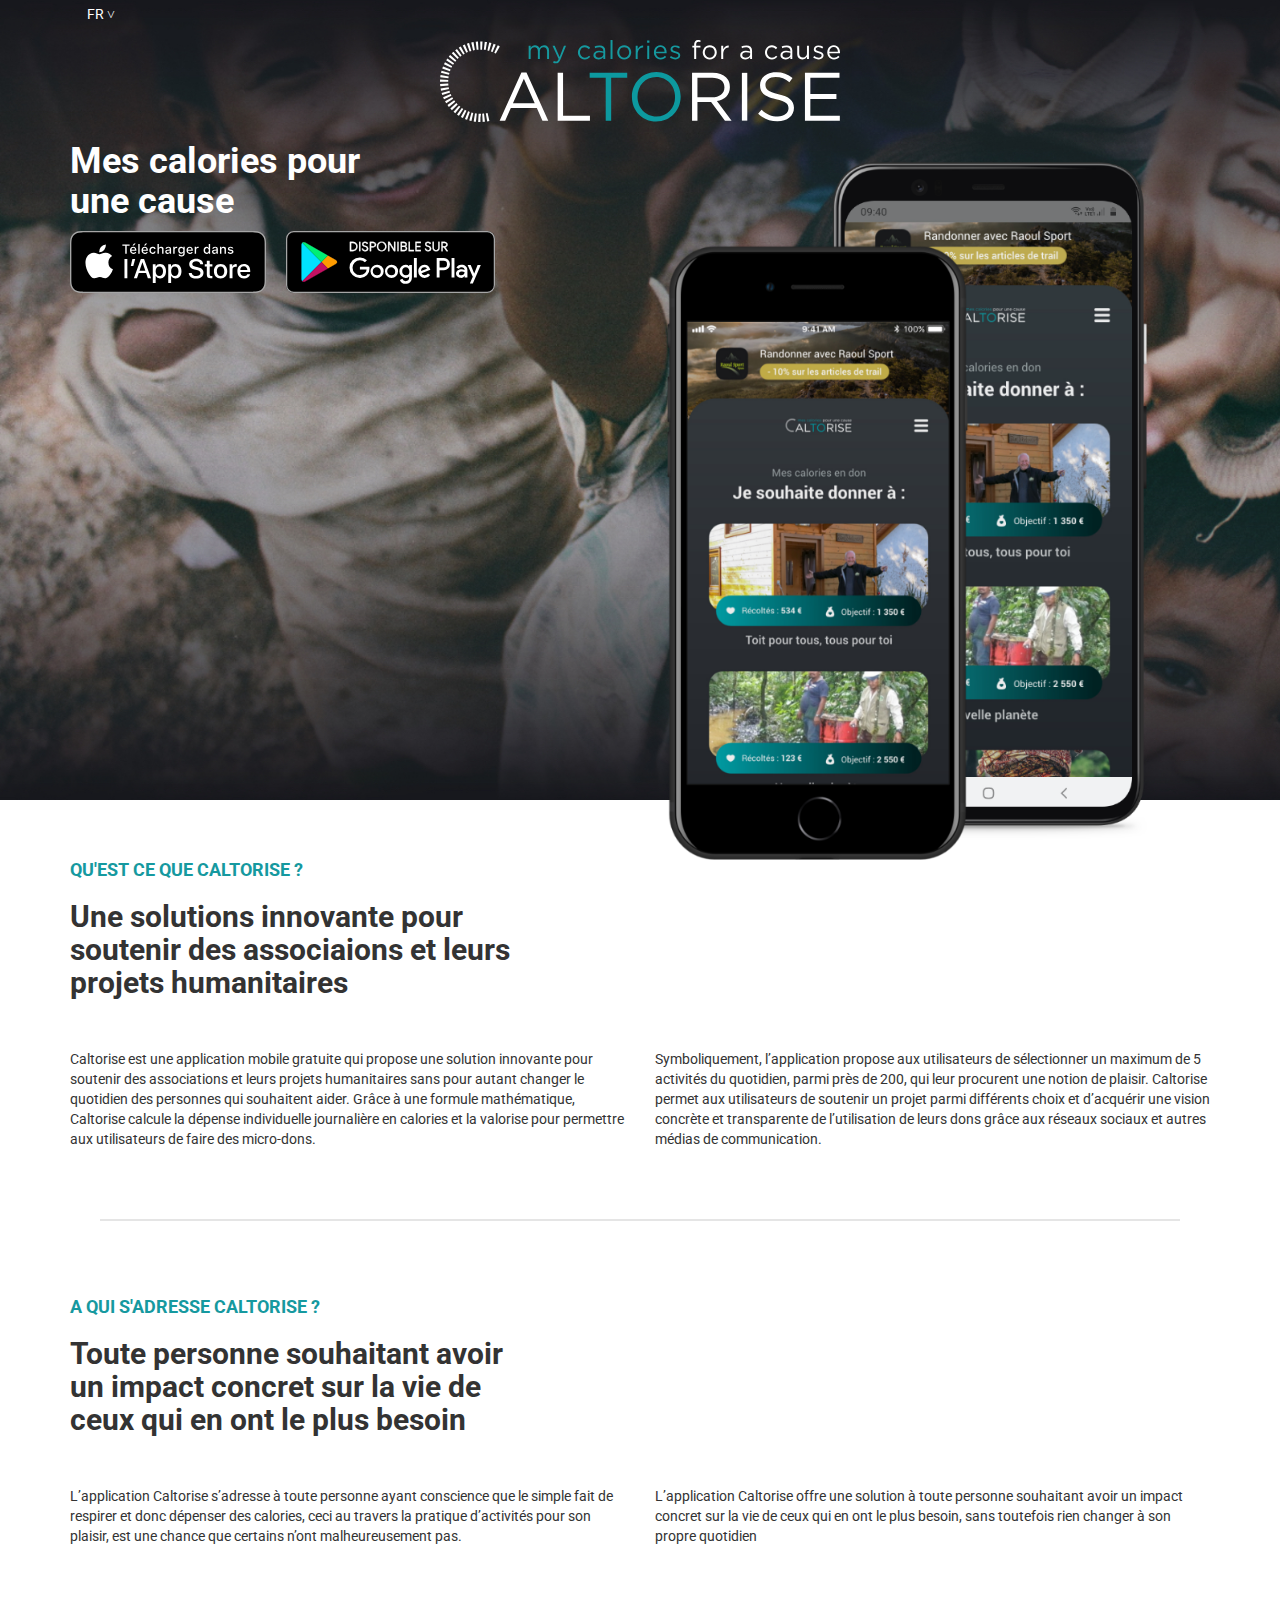
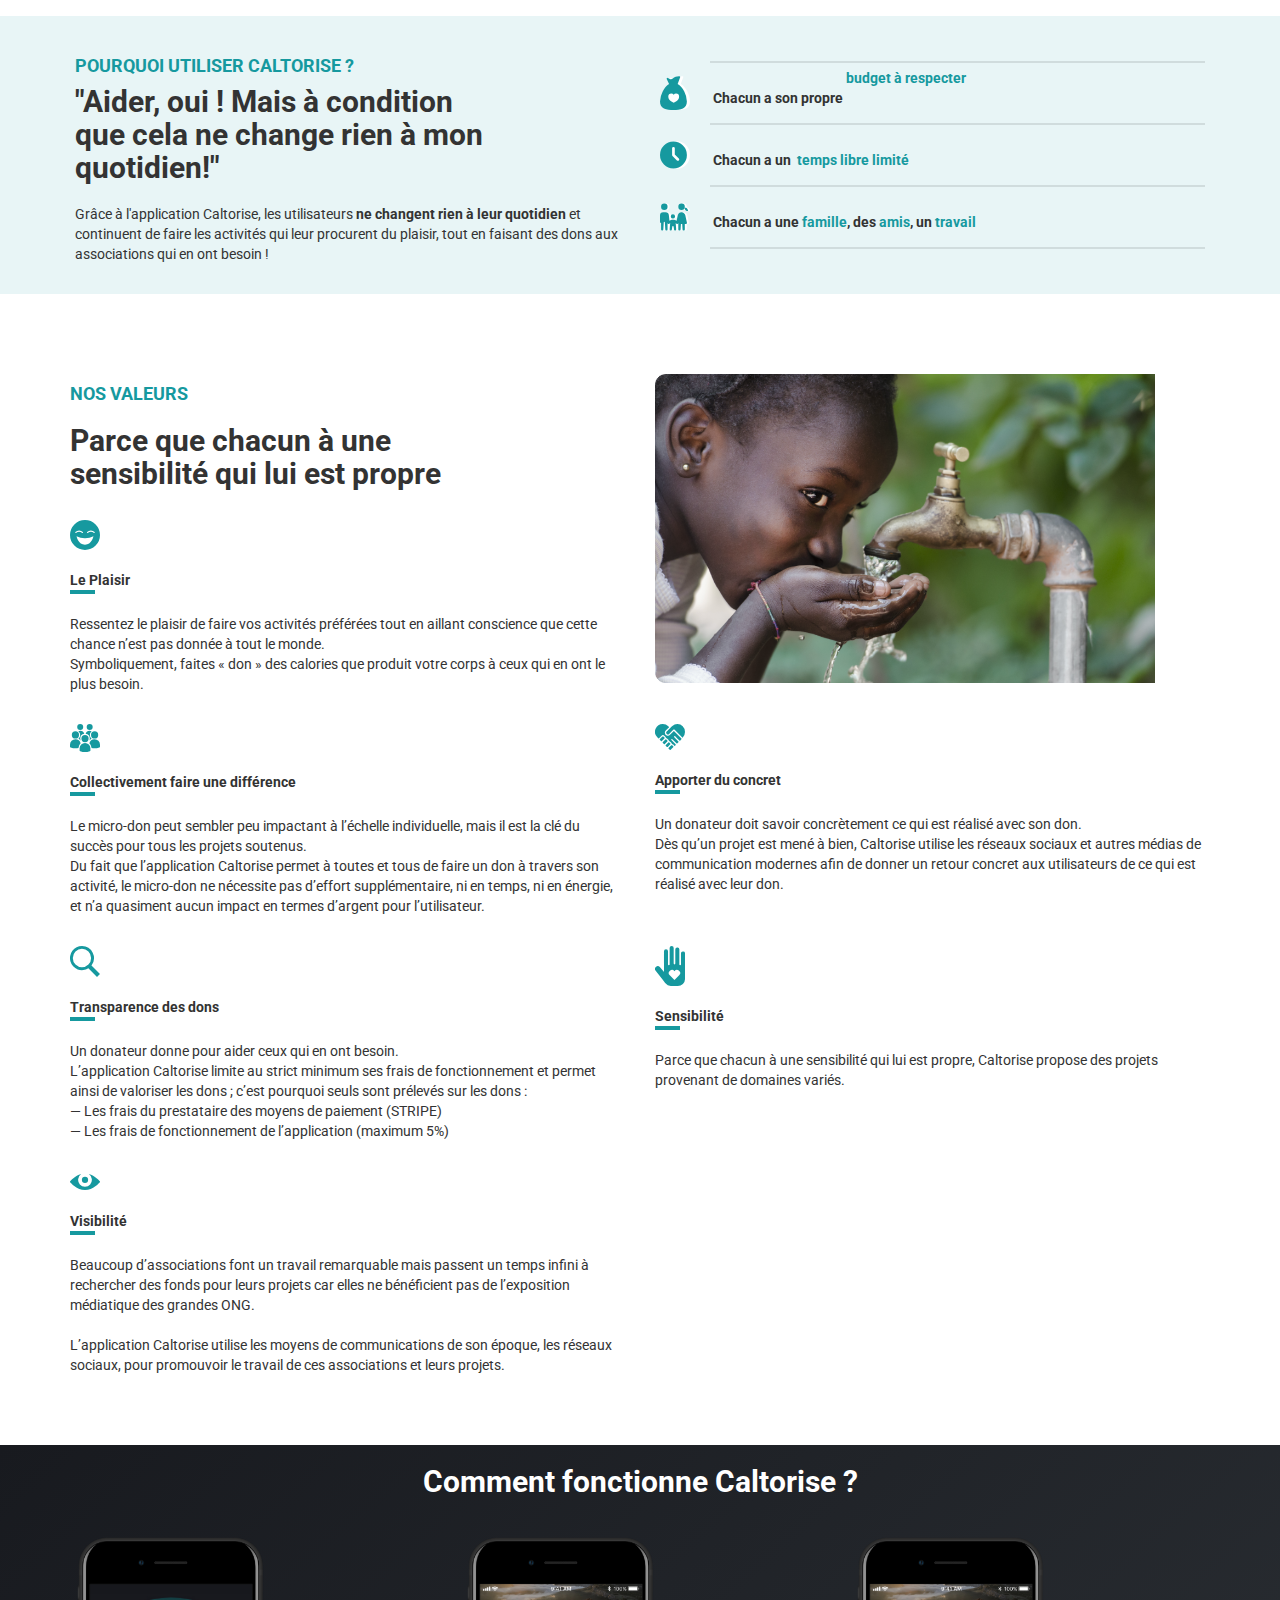
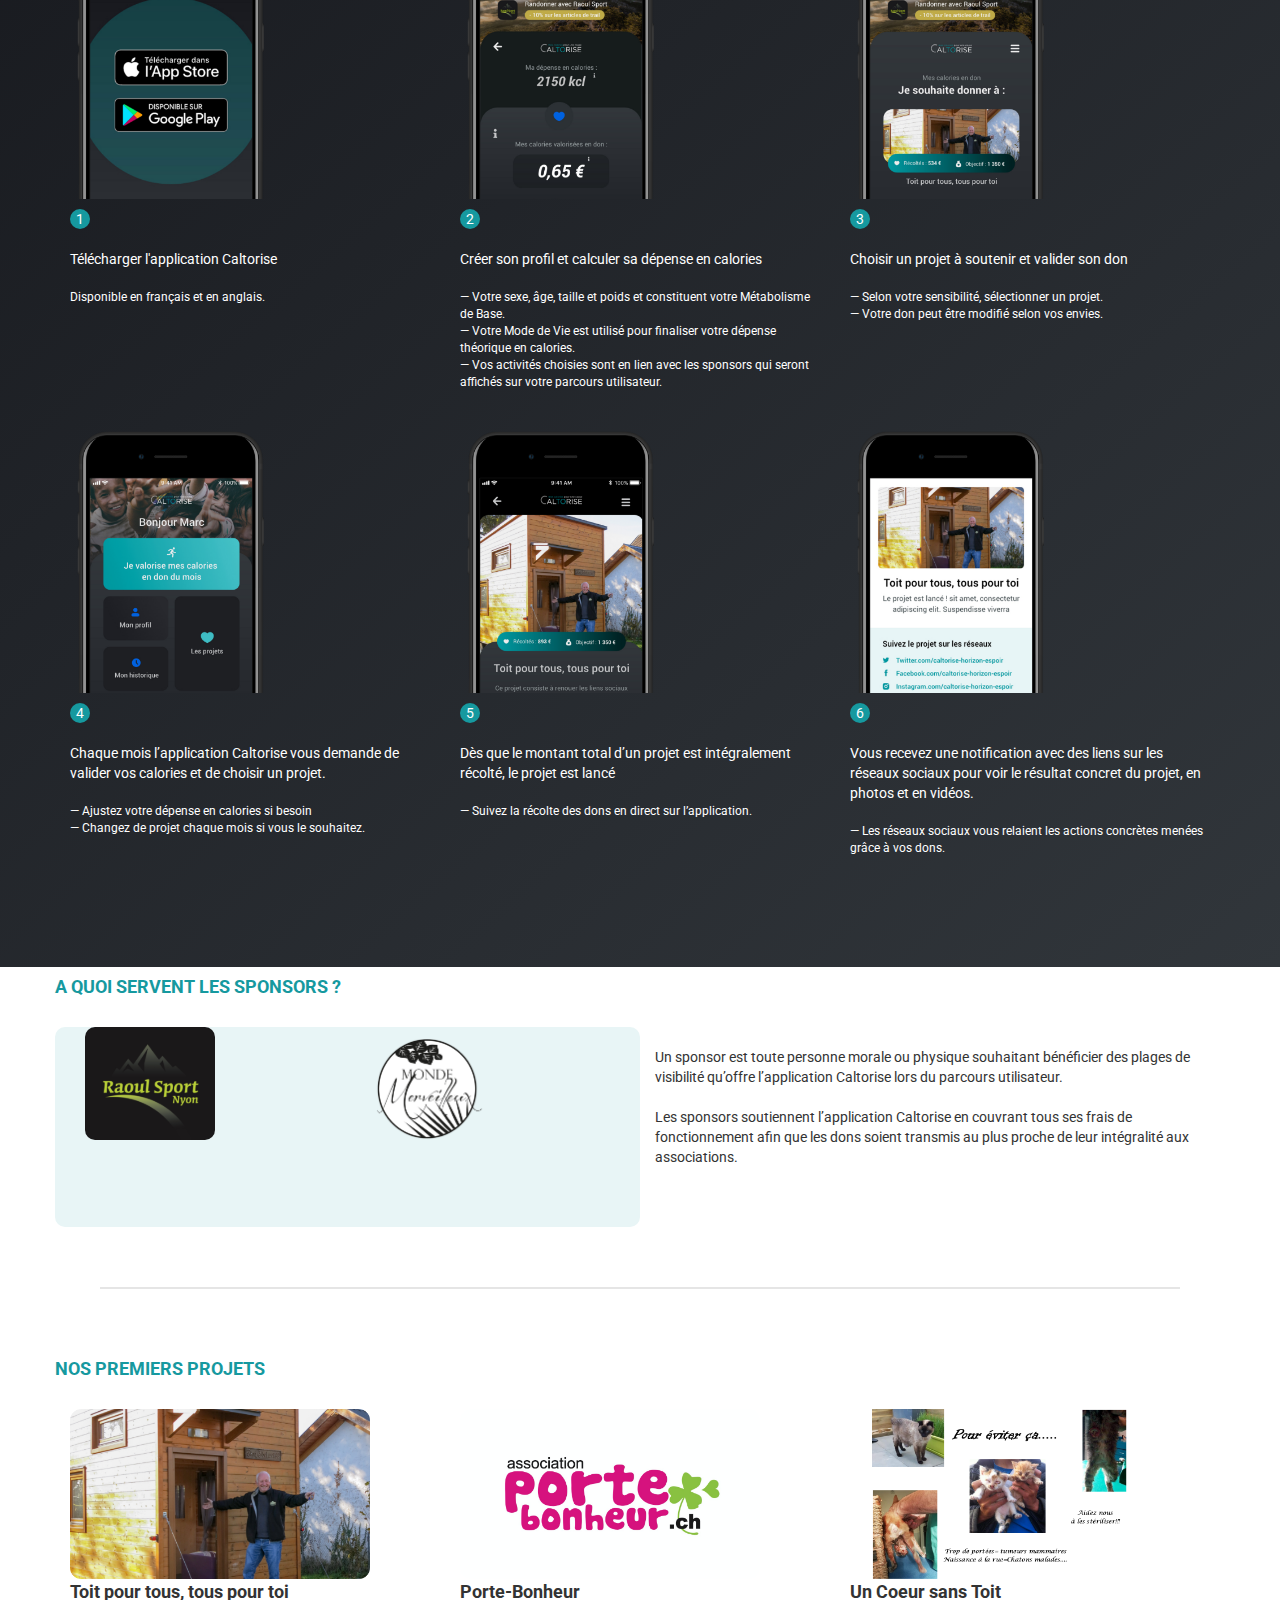
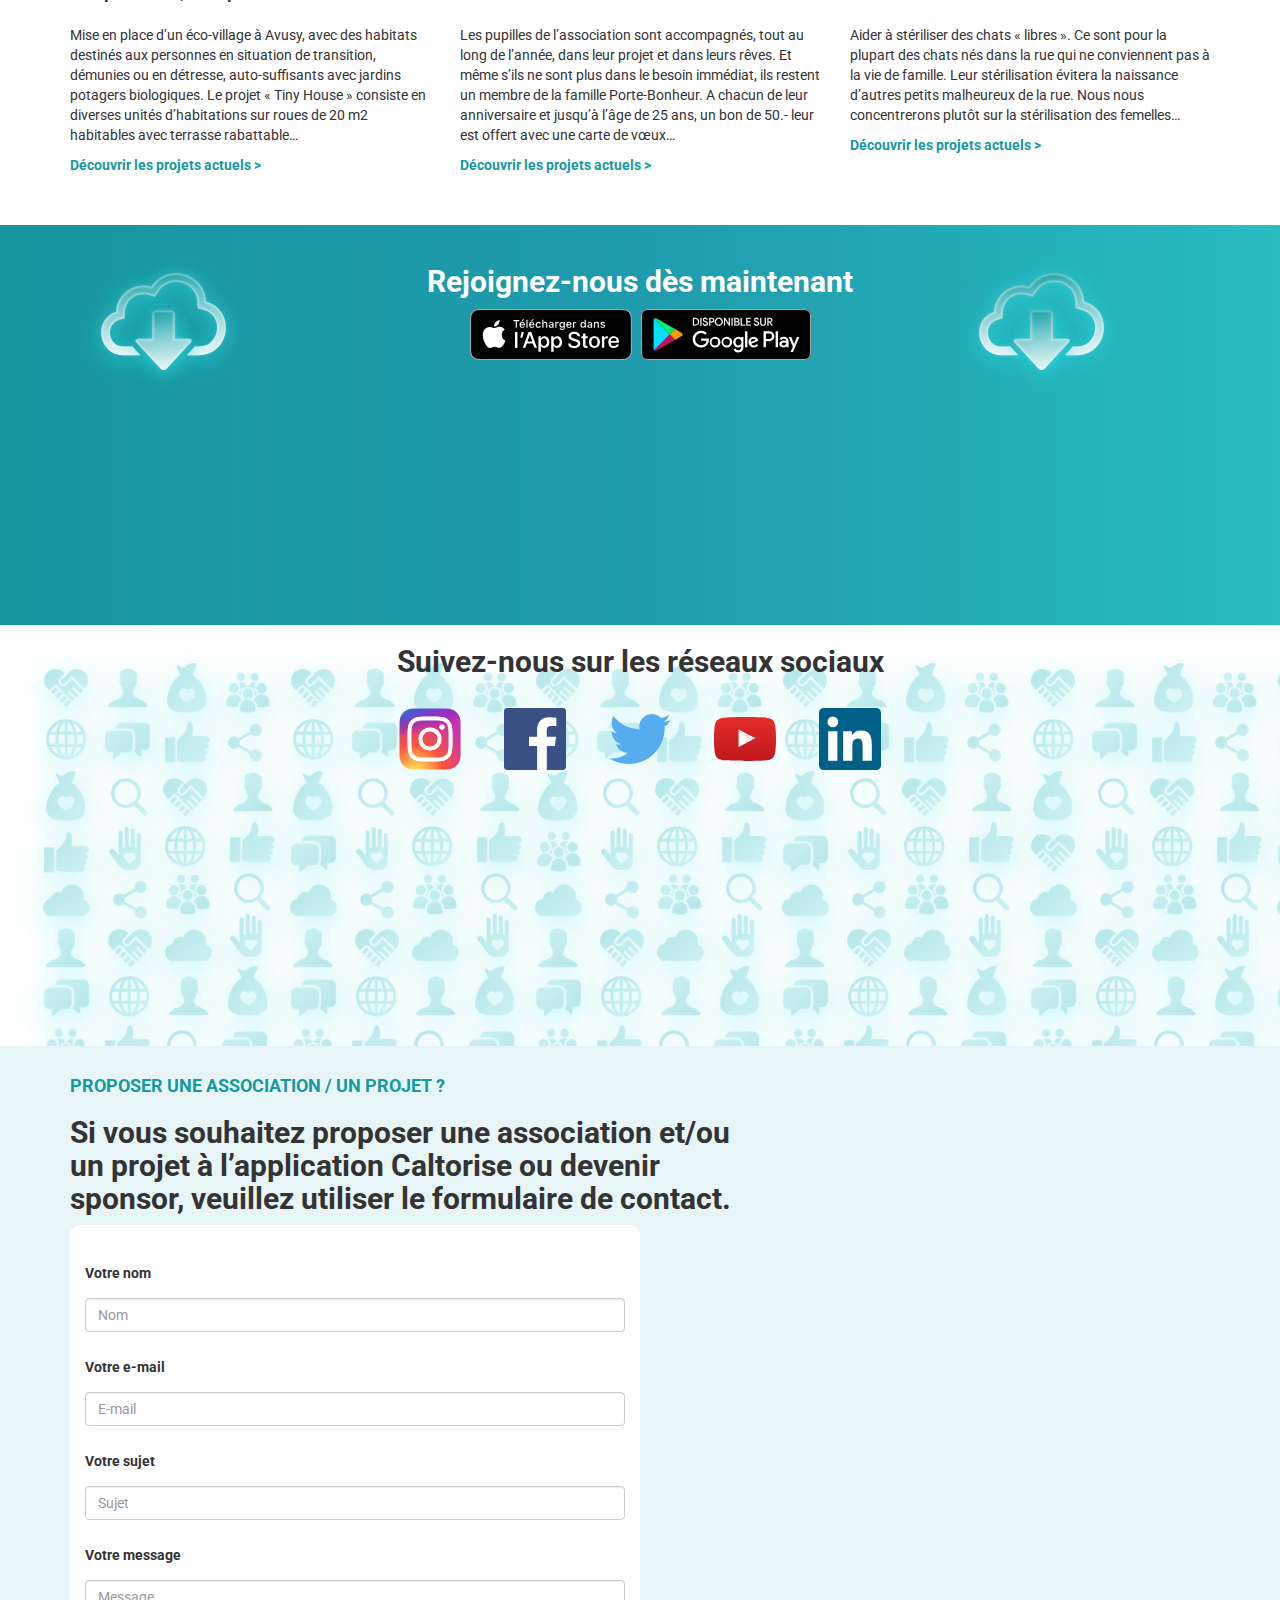
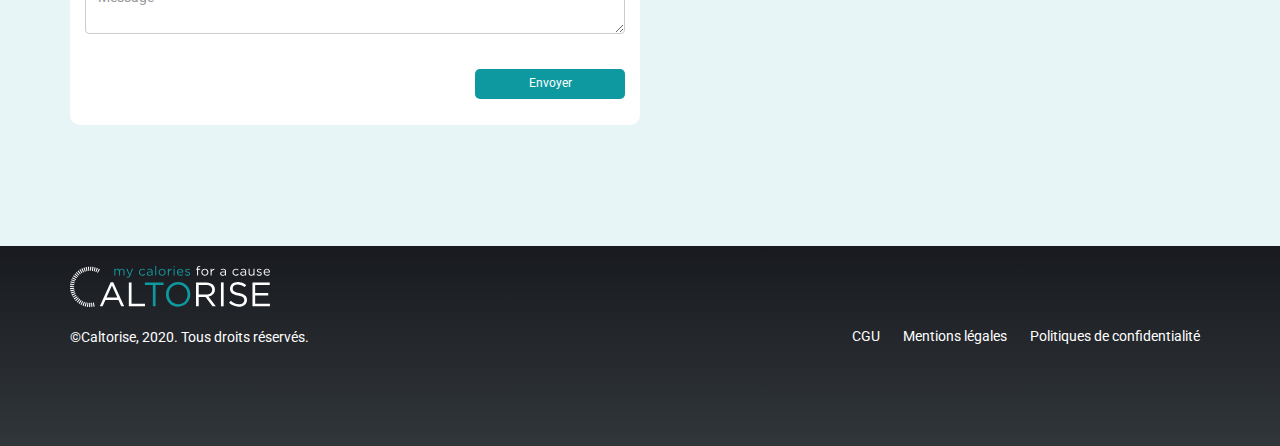
<file: index.html>
<!doctype html>
<html lang="fr">

<head>
    <meta name="viewport" content="width=device-width, initial-scale=1.0">
    <meta charset="utf-8">
    <title>Caltorise</title>

    <link rel="preconnect" href="https://fonts.gstatic.com">
    <link href="https://fonts.googleapis.com/css2?family=Roboto&display=swap" rel="stylesheet">
    <link rel="preconnect" href="https://fonts.gstatic.com">
    <link href="https://fonts.googleapis.com/css2?family=Roboto:wght@700&display=swap" rel="stylesheet">

    <link rel="stylesheet" href="public/css/bootstrap.min.css">
    <link rel="stylesheet" href="public/css/styles.css">
    <link rel="stylesheet" href="public/css/lang.css">

</head>

<body>

    <div class="container-fluid header">
    <div class="container">
            <div class="row">
                <div class="lang-menu">
                    <a class="selected-lang " href="index.html" style="text-decoration:none">FR &#709;</a>
                    <ul class="">
                        <li class="">
                            <a href="index-en.html" class="en" style="text-decoration:none">EN</a>
                        </li>
                    </ul>

                </div>
            </div>
        </div>
        <div class="container">
            <div class="row">
                <div class="col-md-12 col-lg-12 col-sm-12 col-xs-12 logo">
                    <img src="public/logo/logo_en.svg" title="Caltorise" alt="Caltorise" style="width: 400px">
                </div>
            </div>
        </div>
        <div class="container">
            <div class="row">
                <div class="col-md-6 col-lg-6 col-sm-12 col-xs-12 title_header">
                    <h1 class="col">Mes calories pour <br> une cause</h1>
                    <div class="col-md-12 col-xs-12 col-sm-12 store">
                        <div id="appstore">
                            <a href=""> <img src="public/icons/appstore.svg" alt="appstore" titile="appstore"></a>
                        </div>
                        <div>
                            <a href="https://play.google.com/store/apps/details?id=com.calorise"><img src="public/icons/googleplay.svg" alt="googlestore" title="googlestore"></a>
                        </div>
                    </div>
                </div>
            </div>
        </div>
        <div class="container">
            <div class="row">
                <div class="col-md-6 col-lg-6 col-sm-12 col-xs-12 smartphone text-left text-lg-center">
                    <img class="img-responsive" src="public/img/smartphones-627x887.png" alt="smartphone" title="smartphone">
                </div>
            </div>
        </div>
    </div>


    <!-- ABOUT -->
    <div class="container-fluid about">
        <div class="container">
            <h5> QU'EST CE QUE CALTORISE ?</h5>
            <h2>Une solutions innovante pour<br> soutenir des associaions et leurs <br> projets humanitaires </h2>
            <div class="row">
                <article class="col-md-6 col-lg-6 col-sm-12 col-xs-12">
                    <p id=""> Caltorise est une application mobile gratuite qui propose une solution innovante pour soutenir des associations et leurs projets humanitaires sans pour autant changer le quotidien des personnes qui souhaitent aider. Grâce à une formule mathématique, Caltorise calcule la dépense individuelle journalière en calories et la valorise pour permettre aux utilisateurs de faire des micro-dons. </p>
                </article>
                <article class="col-md-6 col-lg-6 col-sm-12 col-xs-12">
                    <p id=""> Symboliquement, l’application propose aux utilisateurs de sélectionner un maximum de 5 activités du quotidien, parmi près de 200, qui leur procurent une notion de plaisir. Caltorise permet aux utilisateurs de soutenir un projet parmi différents choix et d’acquérir une vision concrète et transparente de l’utilisation de leurs dons grâce aux réseaux sociaux et autres médias de communication. </p>
                </article>

            </div>
        </div>
    </div>
    <div id="trait"></div>


    <!-- WHO -->

    <div class="container-fluid who">
        <div class="container">
            <h5> A QUI S'ADRESSE CALTORISE ?</h5>
            <h2>Toute personne souhaitant avoir<br> un impact concret sur la vie de<br> ceux qui en ont le plus besoin </h2>
            <div class="row">
                <article class="col-md-6 col-lg-6 col-sm-12 col-xs-12">
                    <p id=""> L’application Caltorise s’adresse à toute personne ayant conscience que le simple fait de respirer et donc dépenser des calories, ceci au travers la pratique d’activités pour son plaisir, est une chance que certains n’ont malheureusement pas.</p>
                </article>
                <article class="col-md-6 col-lg-6 col-sm-12 col-xs-12">
                    <p id=""> L’application Caltorise offre une solution à toute personne souhaitant avoir un impact concret sur la vie de ceux qui en ont le plus besoin, sans toutefois rien changer à son propre quotidien </p>
                </article>

            </div>
        </div>
    </div>

    <!--WHY-->

    <div class="container-fluid why">
        <div class="container">

            <div class="row">
                <article class="col-md-6 col-lg-6 col-sm-12 col-xs-12 text_why">
                    <h5>POURQUOI UTILISER CALTORISE ?</h5>
                    <h2>"Aider, oui ! Mais à condition<br> que cela ne change rien à mon<br>quotidien!"</h2>
                    <p id=""> Grâce à l'application Caltorise, les utilisateurs <strong>ne changent rien à leur quotidien</strong> et continuent de faire les activités qui leur procurent du plaisir, tout en faisant des dons aux associations qui en ont besoin !</p>
                </article>
                <article class="col-md-6 col-lg-6 col-sm-12 col-xs-12 design_why">
                    <div id="petit_trait"></div>
                    <div class="budget">
                        <img id="icons" src="public/icons/icon-budget.svg" title="budget" alt="budget" style="width: 30px">&nbsp;<p>Chacun a son propre&nbsp;</p>
                        <span id="text_blue">budget à respecter</span>
                    </div>
                    <div id="petit_trait"> </div>
                    <div class="temps">
                        <img id="icons" src="public/icons/icon-time.svg" title="time" alt="time" style="width: 30px">&nbsp;<p>Chacun a un &nbsp;</p>
                        <p id="text_blue">temps libre limité</p>
                    </div>
                    <div id="petit_trait"></div>
                    <div class="famille">
                        <img id="icons" src="public/icons/icon-family.svg" title="family" alt="family" style="width: 30px">&nbsp;<p>Chacun a une&nbsp;</p>
                        <p id="text_blue">famille</p>
                        <p>, des&nbsp;</p>
                        <p id="text_blue"> amis</p>
                        <p>, un&nbsp;</p>
                        <p id="text_blue">travail</p>
                    </div>
                    <div id="petit_trait"> </div>
                </article>

            </div>
        </div>
    </div>

    <!-- VALEUR -->
    <div class="container-fluid valeur">
        <div class="container">
            <div class="row">
                <article class="col-md-6 col-lg-6 col-sm-12 col-xs-12">
                    <h5>NOS VALEURS </h5>
                    <h2>Parce que chacun à une<br> sensibilité qui lui est propre </h2>
                    <img src="public/icons/icon-plaisir.svg" title="plaisir" alt="plaisir" style="width: 30px">
                    <p id="valeur_subtitle">Le Plaisir</p>
                    <div id="petit_blue"></div>
                    <p class="valeur_text"> Ressentez le plaisir de faire vos activités préférées tout en aillant conscience que cette chance n’est pas donnée à tout le monde.<br> Symboliquement, faites « don » des calories que produit votre corps à ceux qui en ont le plus besoin.</p>
                </article>
                <article class="col-md-6 col-lg-6 col-sm-12 col-xs-12">
                    <img src="public/img/nos-valeurs-image.png" title="valeurs" alt="valeurs" style="width: 500px">
                </article>
            </div>

            <div class="row">
                <article class="col-md-6 col-lg-6 col-sm-12 col-xs-12">
                    <img src="public/icons/icon-collectivement.svg" title="collectivement" alt="collectivement" style="width: 30px">
                    <p id="valeur_subtitle">Collectivement faire une différence</p>
                    <div id="petit_blue"></div>
                    <p class="valeur_text"> Le micro-don peut sembler peu impactant à l’échelle individuelle, mais il est la clé du succès pour tous les projets soutenus.<br>
                        Du fait que l’application Caltorise permet à toutes et tous de faire un don à travers son activité, le micro-don ne nécessite pas d’effort supplémentaire, ni en temps, ni en énergie, et n’a quasiment aucun impact en termes d’argent pour l’utilisateur.</p>
                </article>
                <article class="col-md-6 col-lg-6 col-sm-12 col-xs-12">
                    <img src="public/icons/icon-apporter.svg" title="apporter" alt="apporter" style="width: 30px">
                    <p id="valeur_subtitle">Apporter du concret</p>
                    <div id="petit_blue"></div>
                    <p class="valeur_text"> Un donateur doit savoir concrètement ce qui est réalisé avec son don.<br>

                        Dès qu’un projet est mené à bien, Caltorise utilise les réseaux sociaux et autres médias de communication modernes afin de donner un retour concret aux utilisateurs de ce qui est réalisé avec leur don.
                    </p>
                </article>
            </div>
            <div class="row">
                <article class="col-md-6 col-lg-6 col-sm-12 col-xs-12">
                    <img src="public/icons/icon-transparence.svg" title="transparence" alt="transparence" style="width: 30px">
                    <p id="valeur_subtitle">Transparence des dons</p>
                    <div id="petit_blue"></div>
                    <p class="valeur_text"> Un donateur donne pour aider ceux qui en ont besoin.<br>
                        L’application Caltorise limite au strict minimum ses frais de fonctionnement et permet ainsi de valoriser les dons ; c’est pourquoi seuls sont prélevés sur les dons :<br>
                        — Les frais du prestataire des moyens de paiement (STRIPE)<br>
                        — Les frais de fonctionnement de l’application (maximum 5%)</p>
                </article>
                <article class="col-md-6 col-lg-6 col-sm-12 col-xs-12">
                    <img src="public/icons/icon-sensibilite.svg" title="sensibilite" alt="sensibilite" style="width: 30px">
                    <p id="valeur_subtitle">Sensibilité</p>
                    <div id="petit_blue"></div>
                    <p class="valeur_text"> Parce que chacun à une sensibilité qui lui est propre, Caltorise propose des projets provenant de domaines variés.
                    </p>
                </article>
            </div>
            <div class="row">
                <article class="col-md-6 col-lg-6 col-sm-12 col-xs-12">
                    <img src="public/icons/icon-visibilite.svg" title="visibilite" alt="visibilite" style="width: 30px">
                    <p id="valeur_subtitle">Visibilité</p>
                    <div id="petit_blue"></div>
                    <p class="valeur_text"> Beaucoup d’associations font un travail remarquable mais passent un temps infini à rechercher des fonds pour leurs projets car elles ne bénéficient pas de l’exposition médiatique des grandes ONG.
                        <br><br>
                        L’application Caltorise utilise les moyens de communications de son époque, les réseaux sociaux, pour promouvoir le travail de ces associations et leurs projets.
                    </p>
                </article>
            </div>
        </div>
    </div>

    <!-- FONCTIONNEMENT CALTORISE -->
    <div class="container-fluid fonctionnement">
        <div class="container">
            <h2>Comment fonctionne Caltorise ?</h2>
            <div class="row">
                <article class="col-md-4 col-lg-4 col-sm-12 col-xs-12">
                    <img id="" src="public/img/howto-1.png" title="howto1" alt="howto1" style="width: 200px;">
                    <div id="nb">1</div>
                    <p id="etape_subtitle">Télécharger l'application Caltorise</p>
                    <p id="etape_text"> Disponible en français et en anglais.</p>
                </article>
                <article class="col-md-4 col-lg-4 col-sm-12 col-xs-12">
                    <img id="" src="public/img/howto-2.png" title="howto2" alt="howto2" style="width: 200px;">
                    <div id="nb">2</div>
                    <p id="etape_subtitle">Créer son profil et calculer sa dépense en calories</p>
                    <p id="etape_text">— Votre sexe, âge, taille et poids et constituent votre Métabolisme de Base.<br>
                        — Votre Mode de Vie est utilisé pour finaliser votre dépense théorique en calories.<br>
                        — Vos activités choisies sont en lien avec les sponsors qui seront affichés sur votre parcours utilisateur.</p>
                </article>
                <article class="col-md-4 col-lg-4 col-sm-12 col-xs-12">
                    <img id="" src="public/img/howto-3.png" title="howto3" alt="howto3" style="width: 200px;">
                    <div id="nb">3</div>
                    <p id="etape_subtitle">Choisir un projet à soutenir et valider son don </p>
                    <p id="etape_text">— Selon votre sensibilité, sélectionner un projet.<br>
                        — Votre don peut être modifié selon vos envies.</p>
                </article>
            </div>
        </div>
        <div class="container">
            <div class="row">
                <article class="col-md-4 col-lg-4 col-sm-12 col-xs-12">
                    <img id="" src="public/img/howto-4.png" title="howto4" alt="howto4" style="width: 200px;">
                    <div id="nb">4</div>
                    <p id="etape_subtitle">Chaque mois l’application Caltorise vous demande de valider vos calories et de choisir un projet.</p>
                    <p id="etape_text"> — Ajustez votre dépense en calories si besoin<br>
                        — Changez de projet chaque mois si vous le souhaitez.</p>
                </article>
                <article class="col-md-4 col-lg-4 col-sm-12 col-xs-12">
                    <img id="" src="public/img/howto-5.png" title="howto5" alt="howto5" style="width: 200px;">
                    <div id="nb">5</div>
                    <p id="etape_subtitle">Dès que le montant total d’un projet est intégralement récolté, le projet est lancé</p>
                    <p id="etape_text">— Suivez la récolte des dons en direct sur l’application.</p>
                </article>
                <article class="col-md-4 col-lg-4 col-sm-12 col-xs-12">
                    <img id="" src="public/img/howto-6.png" title="howto6" alt="howto6" style="width: 200px;">
                    <div id="nb">6</div>
                    <p id="etape_subtitle">Vous recevez une notification avec des liens sur les réseaux sociaux pour voir le résultat concret du projet, en photos et en vidéos. </p>
                    <p id="etape_text">— Les réseaux sociaux vous relaient les actions concrètes menées grâce à vos dons.</p>
                </article>
            </div>
        </div>
    </div>


    <!-- SPONSORS -->
    <div class="container-fluid sponsors">
        <div class="container">
            <div class="row">
                <h5>A QUOI SERVENT LES SPONSORS ?</h5>
                <article class="col-md-6 col-lg-6 col-sm-12 col-xs-12 img_sponsors">
                    <div class="col-md-6 col-lg-6 col-sm-12 col-xs-12 ">
                        <img id="sponsor" src="public/icons/sponsor1.svg" title="sponsor1" alt="sponsor1" style="width: 130px">
                    </div>
                    <div class="col-md-6 col-lg-6 col-sm-12 col-xs-12 ">
                        <img id="sponsor" src="public/icons/sponsor2.svg" title="sponsor2" alt="sponsor2" style="width: 130px">
                    </div>
                </article>
                <article class="col-md-6 col-lg-6 col-sm-12 col-xs-12">
                    <p>Un sponsor est toute personne morale ou physique souhaitant bénéficier des plages de visibilité qu’offre l’application Caltorise lors du parcours utilisateur.<br><br>
                        Les sponsors soutiennent l’application Caltorise en couvrant tous ses frais de fonctionnement afin que les dons soient transmis au plus proche de leur intégralité aux associations.
                    </p>
                </article>
            </div>
        </div>
    </div>
    <!-- TRAIT -->
    <div id="trait"></div>

    <!-- PROJETS -->

    <div class="container-fluid projets">
        <div class="container">
            <div class="row">
                <h5>NOS PREMIERS PROJETS</h5>
                <article class="col-md-4 col-lg-4 col-sm-12 col-xs-12">
                    <img src="public/img/projet1.png" title="projet1" alt="projet1" style="width: 300px">
                    <div id="projet_subtitle">
                        Toit pour tous, tous pour toi
                    </div>
                    <p>Mise en place d’un éco-village à Avusy, avec des habitats destinés aux personnes en situation de transition, démunies ou en détresse, auto-suffisants avec jardins potagers biologiques.
                        Le projet « Tiny House » consiste en diverses unités d’habitations sur roues de 20 m2 habitables avec terrasse rabattable…</p>
                    <a id="projet_text_bleu" href="#" style="text-decoration:none">Découvrir les projets actuels ></a>
                </article>
                <article class="col-md-4 col-lg-4 col-sm-12 col-xs-12">
                    <img src="public/img/projet2.png" title="projet2" alt="projet2" style="width: 300px">
                    <div id="projet_subtitle">
                        Porte-Bonheur
                    </div>
                    <p>Les pupilles de l’association sont accompagnés, tout au long de l’année, dans leur projet et dans leurs rêves. Et même s’ils ne sont plus dans le besoin immédiat, ils restent un membre de la famille Porte-Bonheur. A chacun de leur anniversaire et jusqu’à l’âge de 25 ans, un bon de 50.- leur est offert avec une carte de vœux…</p>
                    <a id="projet_text_bleu" href="#" style="text-decoration:none">Découvrir les projets actuels ></a>
                </article>
                <article class="col-md-4 col-lg-4 col-sm-12 col-xs-12">
                    <img src="public/img/projet3.png" title="projet3" alt="projet3" style="width: 300px">
                    <div id="projet_subtitle">
                        Un Coeur sans Toit
                    </div>
                    <p>Aider à stériliser des chats « libres ».
                        Ce sont pour la plupart des chats nés dans la rue qui ne conviennent pas à la vie de famille.
                        Leur stérilisation évitera la naissance d’autres petits malheureux de la rue.
                        Nous nous concentrerons plutôt sur la stérilisation des femelles…</p>
                    <a id="projet_text_bleu" href="#" style="text-decoration:none">Découvrir les projets actuels ></a>
                </article>
            </div>
        </div>
    </div>

    <!-- REJOIGNEZ NOUS -->
    <div class="container-fluid rejoigneznous">
        <div class="container">
            <div class="row">
                <article class="col-md-3 col-lg-3">
                    <img class="cloud" src="public/icons/download.svg" title="download" alt="download" style="width: 190px">
                </article>
                <article class="col-md-6 col-lg-6 col-sm-12 col-xs-12" id="app_text">
                    <h2>Rejoignez-nous dès maintenant</h2>
                    <a href="#"><img id="store_img" src="public/icons/appstore.svg" title="appstore" alt="appstore" style="width: 162px"></a>
                    <a href="#"> <img id="store_img" src="public/icons/googleplay.svg" title="googleplay" alt="googleplay" style="width: 170px"></a>
                </article>
                <article class="col-md-3 col-lg-3">
                    <img class="cloud" src="public/icons/download.svg" title="download" alt="download" style="width: 190px">
                </article>
            </div>
        </div>
    </div>

    <!-- RESEAUX SOCIAUX -->
    <div class="container-fluid rs">
        <div class="container">
            <div class="row">
                <div class="col-md-12 col-lg-12 col-sm-12 col-xs-12" id="rs_info">
                    <h2>Suivez-nous sur les réseaux sociaux</h2>
                    <div id="rs_logo">
                        <img id="rs_img" src="public/icons/ig.svg" title="instagram" alt="instagram" style="width: 62px">
                        <img id="rs_img" src="public/icons/fb.svg" title="facebook" alt="facebook" style="width: 62px">
                        <img id="rs_img" src="public/icons/tw.svg" title="tweeter" alt="tweeter" style="width: 62px">
                        <img id="rs_img" src="public/icons/yt.svg" title="youtube" alt="youtube" style="width: 62px">
                        <img id="rs_img" src="public/icons/in.svg" title="linkedin" alt="linkedin" style="width: 62px">
                    </div>
                </div>
            </div>
        </div>

    </div>

    <!-- FORMULAIRE -->
    <div class="container-fluid form_text">
        <div class="container">
            <div class="row">
                <article class="col-md-12 col-lg-12 col-sm-12 col-xs-12">
                    <h5>PROPOSER UNE ASSOCIATION / UN PROJET ?</h5>
                    <h2>Si vous souhaitez proposer une association et/ou<br>un projet à l’application Caltorise ou devenir<br> sponsor, veuillez utiliser le formulaire de contact.</h2>
                </article>
            </div>
            <form class="col-md-6 col-lg-6 col-sm-6 col-xs-6">
                <div class="form-group">
                    <label for="name">Votre nom</label>
                    <input class="form-control" name="name" type="text" placeholder="Nom" />
                </div>
                <div class="form-group">
                    <label for="email">Votre e-mail</label>
                    <input class="form-control" name="email" type="text" placeholder="E-mail" />
                </div>
                <div class="form-group">
                    <label for="sujet">Votre sujet</label>
                    <input class="form-control" name="sujet" type="text" placeholder="Sujet" />
                </div>
                <div class="form-group">
                    <label for="msg">Votre message</label><br />
                    <textarea class="form-control" type="text" name="user_message" placeholder="Message"></textarea><br />
                </div>
                <button type="submit" value="Submit">Envoyer</button>
            </form>
        </div>
    </div>

    <!-- FOOTER -->
    <div class="container-fluid footer">
        <div class="container">
            <div class="row">
                <article class="col-md-6 col-lg-6 col-sm-6 col-xs-6">
                    <a href="index.html"><img src="public/logo/logo_en.svg" title="logo" alt="logo" style="width: 200px"> </a>
                    <p>&copy;Caltorise, 2020. Tous droits réservés.</p>
                </article>
                <article class="col-md-6 col-lg-6 col-sm-6 col-xs-6 mentions">
                    <a id="lien" href="CGU.html" style="text-decoration:none">CGU</a>
                    <a id="lien" href="mentions.html" style="text-decoration:none">Mentions légales</a>
                    <a id="lien" href="politiq_conf.html" style="text-decoration:none">Politiques de confidentialité</a>
                </article>
            </div>
        </div>
    </div>

</body></html>
</file>
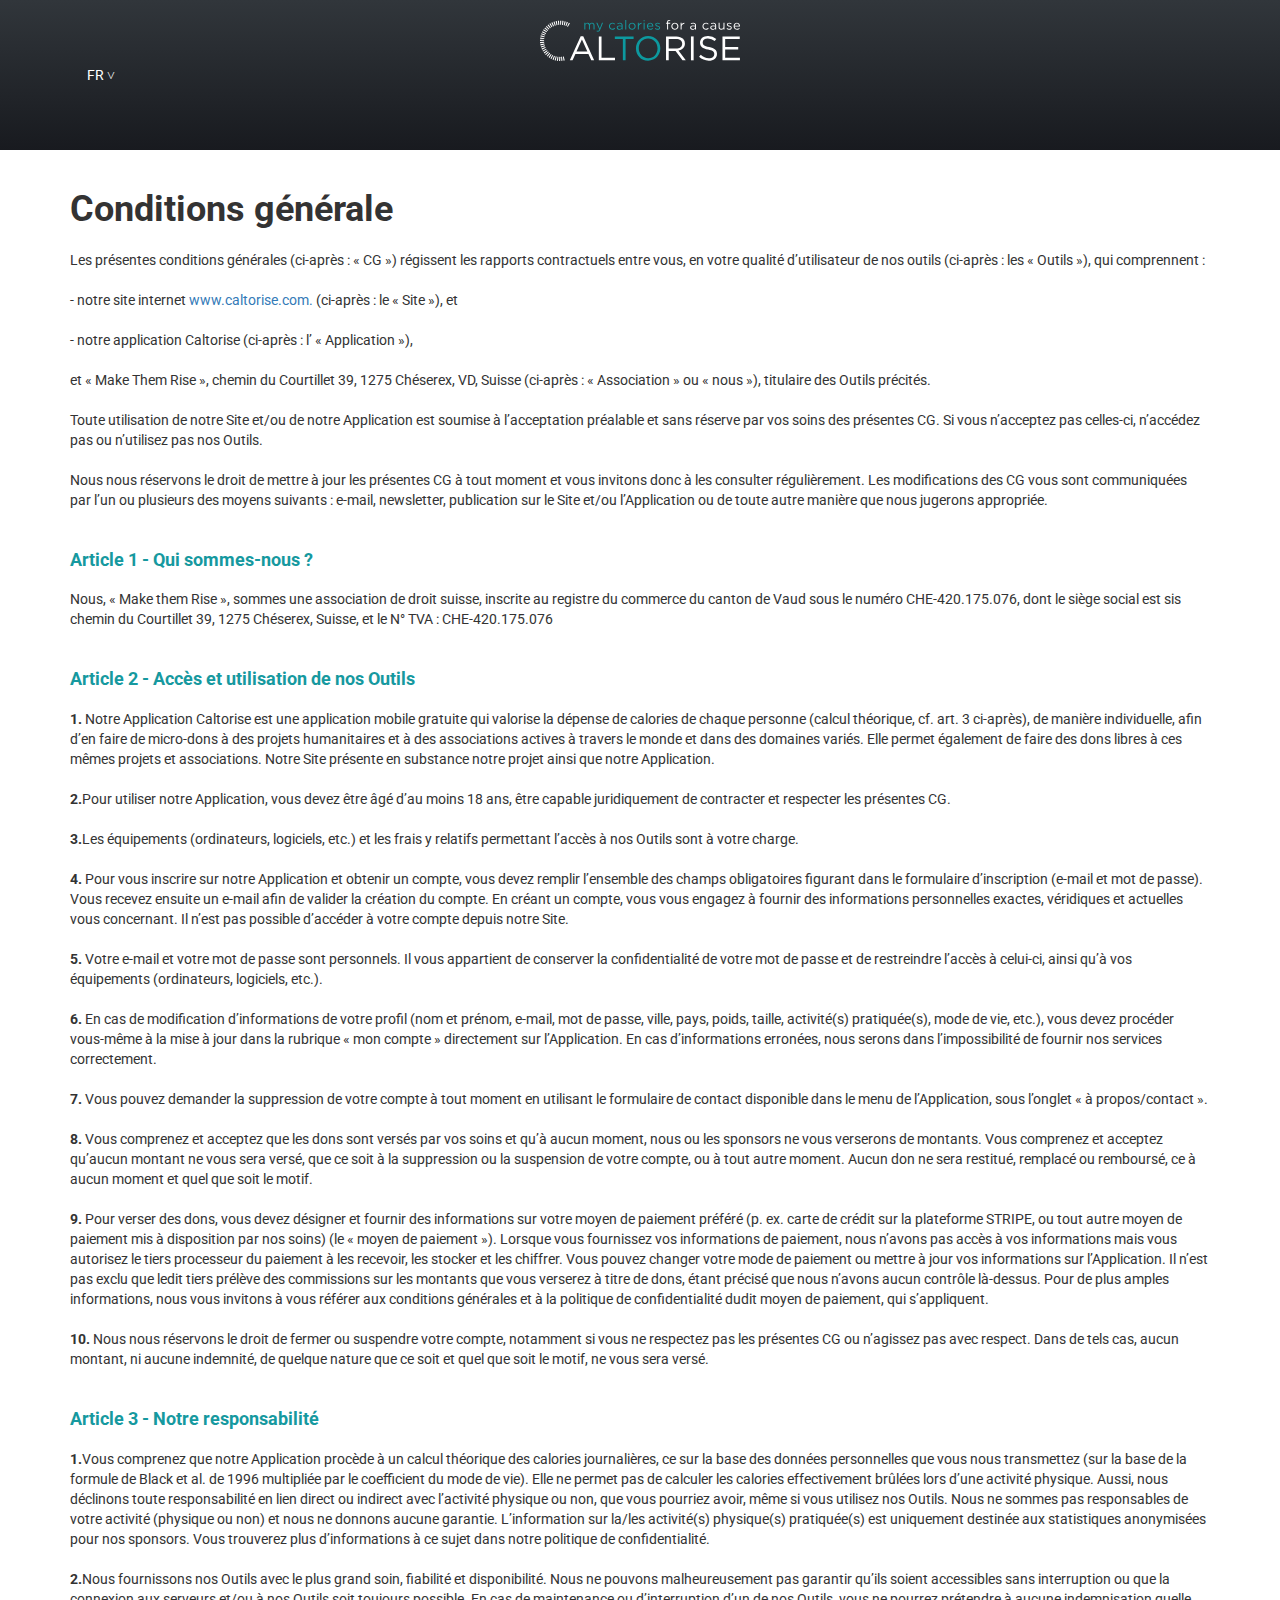
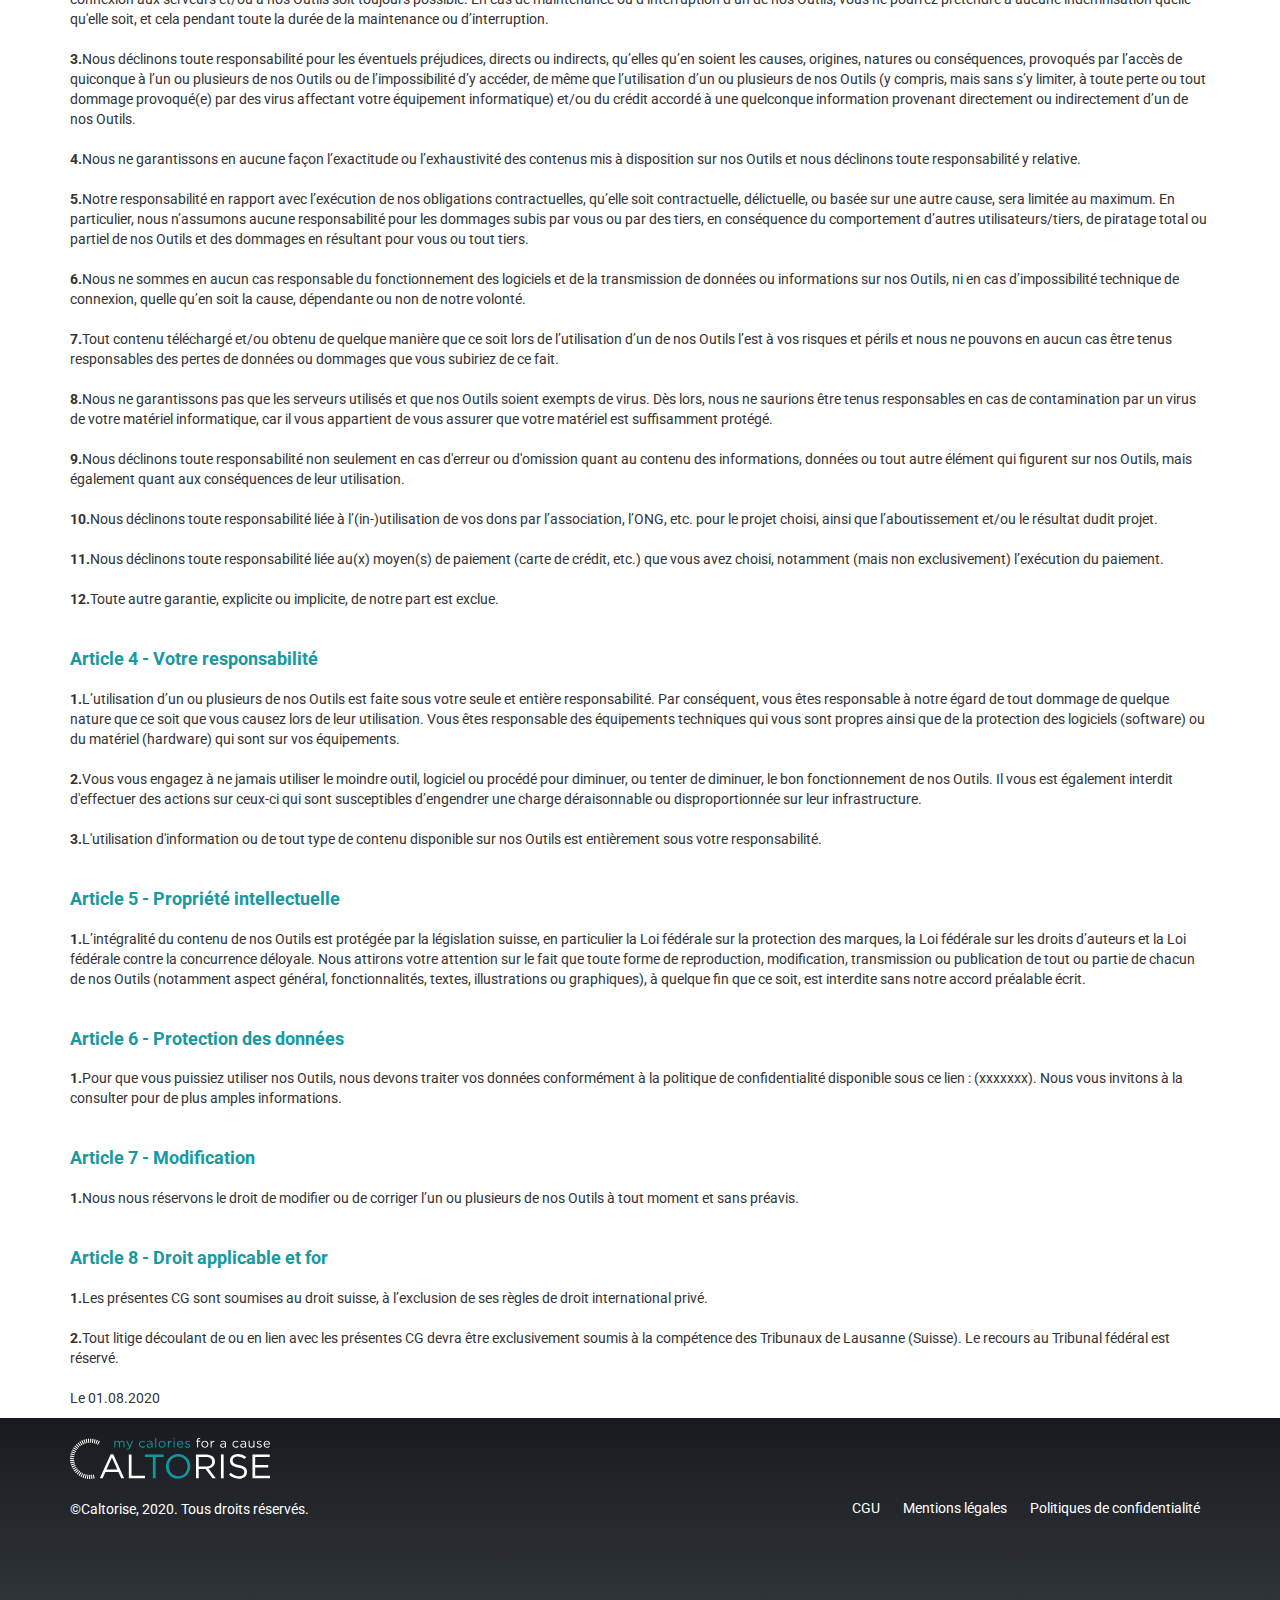
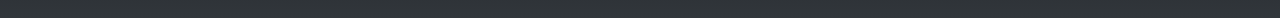
<file: CGU.html>
<!doctype html>
<html lang="fr">

<head>
    <meta name="viewport" content="width=device-width, initial-scale=1.0">
    <meta charset="utf-8">
    <title>Caltorise</title>

    <link rel="preconnect" href="https://fonts.gstatic.com">
    <link href="https://fonts.googleapis.com/css2?family=Roboto&display=swap" rel="stylesheet">
    <link rel="preconnect" href="https://fonts.gstatic.com">
    <link href="https://fonts.googleapis.com/css2?family=Roboto:wght@700&display=swap" rel="stylesheet">

    <link rel="stylesheet" href="public/css/bootstrap.min.css">
    <link rel="stylesheet" href="public/css/styles.css">
    <link rel="stylesheet" href="public/css/lang.css">

</head>

<body>

    <div class="container-fluid cgu">
        <div class="container">
            <div class="row">
                <article class="col-md-12 col-lg-12 col-sm-12 col-xs-12 text-center">
                    <img src="public/logo/logo_en.svg" title="logo" alt="logo" style="width: 200px">
                </article>

            </div>
        </div>
        <div class="container">
            <div class="row">
                <div class="lang-menu">
                    <a class="selected-lang " href="index.html" style="text-decoration:none">FR &#709;</a>
                    <ul class="">
                        <li class="">
                            <a href="index-en.html" class="en" style="text-decoration:none">EN</a>
                        </li>
                    </ul>

                </div>
            </div>
        </div>
    </div>
    <div class="container-fluid paragraphe">
        <div class="container">
            <div class="row">
                <article class="col-md-12 col-lg-12 col-sm-12 col-xs-12">
                    <h1>Conditions générale</h1>
                    <p>
                        Les présentes conditions générales (ci-après : « CG ») régissent les rapports contractuels entre vous, en votre qualité d’utilisateur de nos outils (ci-après : les « Outils »), qui comprennent :<br><br>
                        - notre site internet <a href="www.caltorise.com">www.caltorise.com.</a> (ci-après : le « Site »), et<br><br>
                        - notre application Caltorise (ci-après : l’ « Application »),<br><br>
                        et « Make Them Rise », chemin du Courtillet 39, 1275 Chéserex, VD, Suisse (ci-après : « Association » ou « nous »), titulaire des Outils précités.</p>
                    <p> Toute utilisation de notre Site et/ou de notre Application est soumise à l’acceptation préalable et sans réserve par vos soins des présentes CG. Si vous n’acceptez pas celles-ci, n’accédez pas ou n’utilisez pas nos Outils.</p>
                    <p>Nous nous réservons le droit de mettre à jour les présentes CG à tout moment et vous invitons donc à les consulter régulièrement. Les modifications des CG vous sont communiquées par l’un ou plusieurs des moyens suivants : e-mail, newsletter, publication sur le Site et/ou l’Application ou de toute autre manière que nous jugerons appropriée.

                    </p>
                </article>
            </div>
        </div>
    </div>
    <div class="container-fluid paragraphe">
        <div class="container">
            <div class="row">
                <article class="col-md-12 col-lg-12 col-sm-12 col-xs-12">
                    <h5>Article 1 - Qui sommes-nous ? </h5>
                    <p>Nous, « Make them Rise », sommes une association de droit suisse, inscrite au registre du commerce du canton de Vaud sous le numéro CHE-420.175.076, dont le siège social est sis chemin du Courtillet 39, 1275 Chéserex, Suisse, et le N° TVA : CHE-420.175.076
                    </p>
                </article>
                <article class="col-md-12 col-lg-12 col-sm-12 col-xs-12">
                    <h5>Article 2 - Accès et utilisation de nos Outils </h5>
                    <p><span id="numeros">1.</span> Notre Application Caltorise est une application mobile gratuite qui valorise la dépense de calories de chaque personne (calcul théorique, cf. art. 3 ci-après), de manière individuelle, afin d’en faire de micro-dons à des projets humanitaires et à des associations actives à travers le monde et dans des domaines variés. Elle permet également de faire des dons libres à ces mêmes projets et associations. Notre Site présente en substance notre projet ainsi que notre Application.<br><br>
                        <span id="numeros">2.</span>Pour utiliser notre Application, vous devez être âgé d’au moins 18 ans, être capable juridiquement de contracter et respecter les présentes CG. <br><br>
                        <span id="numeros">3.</span>Les équipements (ordinateurs, logiciels, etc.) et les frais y relatifs permettant l’accès à nos Outils sont à votre charge.<br><br>
                        <span id="numeros">4.</span> Pour vous inscrire sur notre Application et obtenir un compte, vous devez remplir l’ensemble des champs obligatoires figurant dans le formulaire d’inscription (e-mail et mot de passe). Vous recevez ensuite un e-mail afin de valider la création du compte. En créant un compte, vous vous engagez à fournir des informations personnelles exactes, véridiques et actuelles vous concernant. Il n’est pas possible d’accéder à votre compte depuis notre Site.<br><br>
                        <span id="numeros">5.</span> Votre e-mail et votre mot de passe sont personnels. Il vous appartient de conserver la confidentialité de votre mot de passe et de restreindre l’accès à celui-ci, ainsi qu’à vos équipements (ordinateurs, logiciels, etc.).<br><br>
                        <span id="numeros">6.</span> En cas de modification d’informations de votre profil (nom et prénom, e-mail, mot de passe, ville, pays, poids, taille, activité(s) pratiquée(s), mode de vie, etc.), vous devez procéder vous-même à la mise à jour dans la rubrique « mon compte » directement sur l’Application. En cas d’informations erronées, nous serons dans l’impossibilité de fournir nos services correctement.<br><br>
                        <span id="numeros">7.</span> Vous pouvez demander la suppression de votre compte à tout moment en utilisant le formulaire de contact disponible dans le menu de l’Application, sous l’onglet « à propos/contact ».<br><br>
                        <span id="numeros">8.</span> Vous comprenez et acceptez que les dons sont versés par vos soins et qu’à aucun moment, nous ou les sponsors ne vous verserons de montants. Vous comprenez et acceptez qu’aucun montant ne vous sera versé, que ce soit à la suppression ou la suspension de votre compte, ou à tout autre moment. Aucun don ne sera restitué, remplacé ou remboursé, ce à aucun moment et quel que soit le motif.<br><br>
                        <span id="numeros">9.</span> Pour verser des dons, vous devez désigner et fournir des informations sur votre moyen de paiement préféré (p. ex. carte de crédit sur la plateforme STRIPE, ou tout autre moyen de paiement mis à disposition par nos soins) (le « moyen de paiement »). Lorsque vous fournissez vos informations de paiement, nous n’avons pas accès à vos informations mais vous autorisez le tiers processeur du paiement à les recevoir, les stocker et les chiffrer. Vous pouvez changer votre mode de paiement ou mettre à jour vos informations sur l’Application. Il n’est pas exclu que ledit tiers prélève des commissions sur les montants que vous verserez à titre de dons, étant précisé que nous n’avons aucun contrôle là-dessus. Pour de plus amples informations, nous vous invitons à vous référer aux conditions générales et à la politique de confidentialité dudit moyen de paiement, qui s’appliquent.<br><br>
                        <span id="numeros">10.</span> Nous nous réservons le droit de fermer ou suspendre votre compte, notamment si vous ne respectez pas les présentes CG ou n’agissez pas avec respect. Dans de tels cas, aucun montant, ni aucune indemnité, de quelque nature que ce soit et quel que soit le motif, ne vous sera versé.

                    </p>
                </article>
                <article class="col-md-12 col-lg-12 col-sm-12 col-xs-12">
                    <h5>Article 3 - Notre responsabilité </h5>
                    <p><span id="numeros">1.</span>Vous comprenez que notre Application procède à un calcul théorique des calories journalières, ce sur la base des données personnelles que vous nous transmettez (sur la base de la formule de Black et al. de 1996 multipliée par le coefficient du mode de vie). Elle ne permet pas de calculer les calories effectivement brûlées lors d’une activité physique. Aussi, nous déclinons toute responsabilité en lien direct ou indirect avec l’activité physique ou non, que vous pourriez avoir, même si vous utilisez nos Outils. Nous ne sommes pas responsables de votre activité (physique ou non) et nous ne donnons aucune garantie. L’information sur la/les activité(s) physique(s) pratiquée(s) est uniquement destinée aux statistiques anonymisées pour nos sponsors. Vous trouverez plus d’informations à ce sujet dans notre politique de confidentialité. <br><br>
                        <span id="numeros">2.</span>Nous fournissons nos Outils avec le plus grand soin, fiabilité et disponibilité. Nous ne pouvons malheureusement pas garantir qu’ils soient accessibles sans interruption ou que la connexion aux serveurs et/ou à nos Outils soit toujours possible. En cas de maintenance ou d’interruption d’un de nos Outils, vous ne pourrez prétendre à aucune indemnisation quelle qu'elle soit, et cela pendant toute la durée de la maintenance ou d’interruption.<br><br>
                        <span id="numeros">3.</span>Nous déclinons toute responsabilité pour les éventuels préjudices, directs ou indirects, qu’elles qu’en soient les causes, origines, natures ou conséquences, provoqués par l’accès de quiconque à l’un ou plusieurs de nos Outils ou de l’impossibilité d’y accéder, de même que l’utilisation d’un ou plusieurs de nos Outils (y compris, mais sans s’y limiter, à toute perte ou tout dommage provoqué(e) par des virus affectant votre équipement informatique) et/ou du crédit accordé à une quelconque information provenant directement ou indirectement d’un de nos Outils. <br><br>
                        <span id="numeros">4.</span>Nous ne garantissons en aucune façon l’exactitude ou l’exhaustivité des contenus mis à disposition sur nos Outils et nous déclinons toute responsabilité y relative.<br><br>
                        <span id="numeros">5.</span>Notre responsabilité en rapport avec l’exécution de nos obligations contractuelles, qu’elle soit contractuelle, délictuelle, ou basée sur une autre cause, sera limitée au maximum. En particulier, nous n’assumons aucune responsabilité pour les dommages subis par vous ou par des tiers, en conséquence du comportement d’autres utilisateurs/tiers, de piratage total ou partiel de nos Outils et des dommages en résultant pour vous ou tout tiers.<br><br>
                        <span id="numeros">6.</span>Nous ne sommes en aucun cas responsable du fonctionnement des logiciels et de la transmission de données ou informations sur nos Outils, ni en cas d’impossibilité technique de connexion, quelle qu’en soit la cause, dépendante ou non de notre volonté.<br><br>
                        <span id="numeros">7.</span>Tout contenu téléchargé et/ou obtenu de quelque manière que ce soit lors de l’utilisation d’un de nos Outils l’est à vos risques et périls et nous ne pouvons en aucun cas être tenus responsables des pertes de données ou dommages que vous subiriez de ce fait.<br><br>
                        <span id="numeros">8.</span>Nous ne garantissons pas que les serveurs utilisés et que nos Outils soient exempts de virus. Dès lors, nous ne saurions être tenus responsables en cas de contamination par un virus de votre matériel informatique, car il vous appartient de vous assurer que votre matériel est suffisamment protégé.<br><br>
                        <span id="numeros">9.</span>Nous déclinons toute responsabilité non seulement en cas d'erreur ou d'omission quant au contenu des informations, données ou tout autre élément qui figurent sur nos Outils, mais également quant aux conséquences de leur utilisation.<br><br>
                        <span id="numeros">10.</span>Nous déclinons toute responsabilité liée à l’(in-)utilisation de vos dons par l’association, l’ONG, etc. pour le projet choisi, ainsi que l’aboutissement et/ou le résultat dudit projet.<br><br>
                        <span id="numeros">11.</span>Nous déclinons toute responsabilité liée au(x) moyen(s) de paiement (carte de crédit, etc.) que vous avez choisi, notamment (mais non exclusivement) l’exécution du paiement. <br><br>
                        <span id="numeros">12.</span>Toute autre garantie, explicite ou implicite, de notre part est exclue.

                    </p>
                </article>
                <article class="col-md-12 col-lg-12 col-sm-12 col-xs-12">
                    <h5>Article 4 - Votre responsabilité</h5>
                    <p><span id="numeros">1.</span>L’utilisation d’un ou plusieurs de nos Outils est faite sous votre seule et entière responsabilité. Par conséquent, vous êtes responsable à notre égard de tout dommage de quelque nature que ce soit que vous causez lors de leur utilisation. Vous êtes responsable des équipements techniques qui vous sont propres ainsi que de la protection des logiciels (software) ou du matériel (hardware) qui sont sur vos équipements.<br><br>
                        <span id="numeros">2.</span>Vous vous engagez à ne jamais utiliser le moindre outil, logiciel ou procédé pour diminuer, ou tenter de diminuer, le bon fonctionnement de nos Outils. Il vous est également interdit d'effectuer des actions sur ceux-ci qui sont susceptibles d’engendrer une charge déraisonnable ou disproportionnée sur leur infrastructure.<br><br>
                        <span id="numeros">3.</span>L'utilisation d'information ou de tout type de contenu disponible sur nos Outils est entièrement sous votre responsabilité.

                    </p>
                </article>
                <article class="col-md-12 col-lg-12 col-sm-12 col-xs-12">
                    <h5>Article 5 - Propriété intellectuelle </h5>
                    <p><span id="numeros">1.</span>L’intégralité du contenu de nos Outils est protégée par la législation suisse, en particulier la Loi fédérale sur la protection des marques, la Loi fédérale sur les droits d’auteurs et la Loi fédérale contre la concurrence déloyale. Nous attirons votre attention sur le fait que toute forme de reproduction, modification, transmission ou publication de tout ou partie de chacun de nos Outils (notamment aspect général, fonctionnalités, textes, illustrations ou graphiques), à quelque fin que ce soit, est interdite sans notre accord préalable écrit.
                    </p>
                </article>
                <article class="col-md-12 col-lg-12 col-sm-12 col-xs-12">
                    <h5>Article 6 - Protection des données</h5>
                    <p><span id="numeros">1.</span>Pour que vous puissiez utiliser nos Outils, nous devons traiter vos données conformément à la politique de confidentialité disponible sous ce lien : (xxxxxxx). Nous vous invitons à la consulter pour de plus amples informations.

                    </p>
                </article>
                <article class="col-md-12 col-lg-12 col-sm-12 col-xs-12">
                    <h5>Article 7 - Modification </h5>
                    <p><span id="numeros">1.</span>Nous nous réservons le droit de modifier ou de corriger l’un ou plusieurs de nos Outils à tout moment et sans préavis.

                    </p>
                </article>
                <article class="col-md-12 col-lg-12 col-sm-12 col-xs-12">
                    <h5>Article 8 - Droit applicable et for </h5>
                    <p><span id="numeros">1.</span>Les présentes CG sont soumises au droit suisse, à l’exclusion de ses règles de droit international privé.<br><br>
                        <span id="numeros">2.</span>Tout litige découlant de ou en lien avec les présentes CG devra être exclusivement soumis à la compétence des Tribunaux de Lausanne (Suisse). Le recours au Tribunal fédéral est réservé.
                    </p>
                    <p>Le 01.08.2020</p>
                </article>
            </div>
        </div>
    </div>







    <!-- FOOTER -->
    <div class="container-fluid footer">
        <div class="container">
            <div class="row">
                <article class="col-md-6 col-lg-6 col-sm-6 col-xs-6">
                    <a href="index.html"><img src="public/logo/logo_en.svg" title="logo" alt="logo" style="width: 200px"> </a>
                    <p>&copy;Caltorise, 2020. Tous droits réservés.</p>
                </article>
                <article class="col-md-6 col-lg-6 col-sm-6 col-xs-6 mentions">
                    <a id="lien" href="CGU.html" style="text-decoration:none">CGU</a>
                    <a id="lien" href="mentions.html" style="text-decoration:none">Mentions légales</a>
                    <a id="lien" href="politiq_conf.html" style="text-decoration:none">Politiques de confidentialité</a>
                </article>
            </div>
        </div>
    </div>
</body></html>
</file>
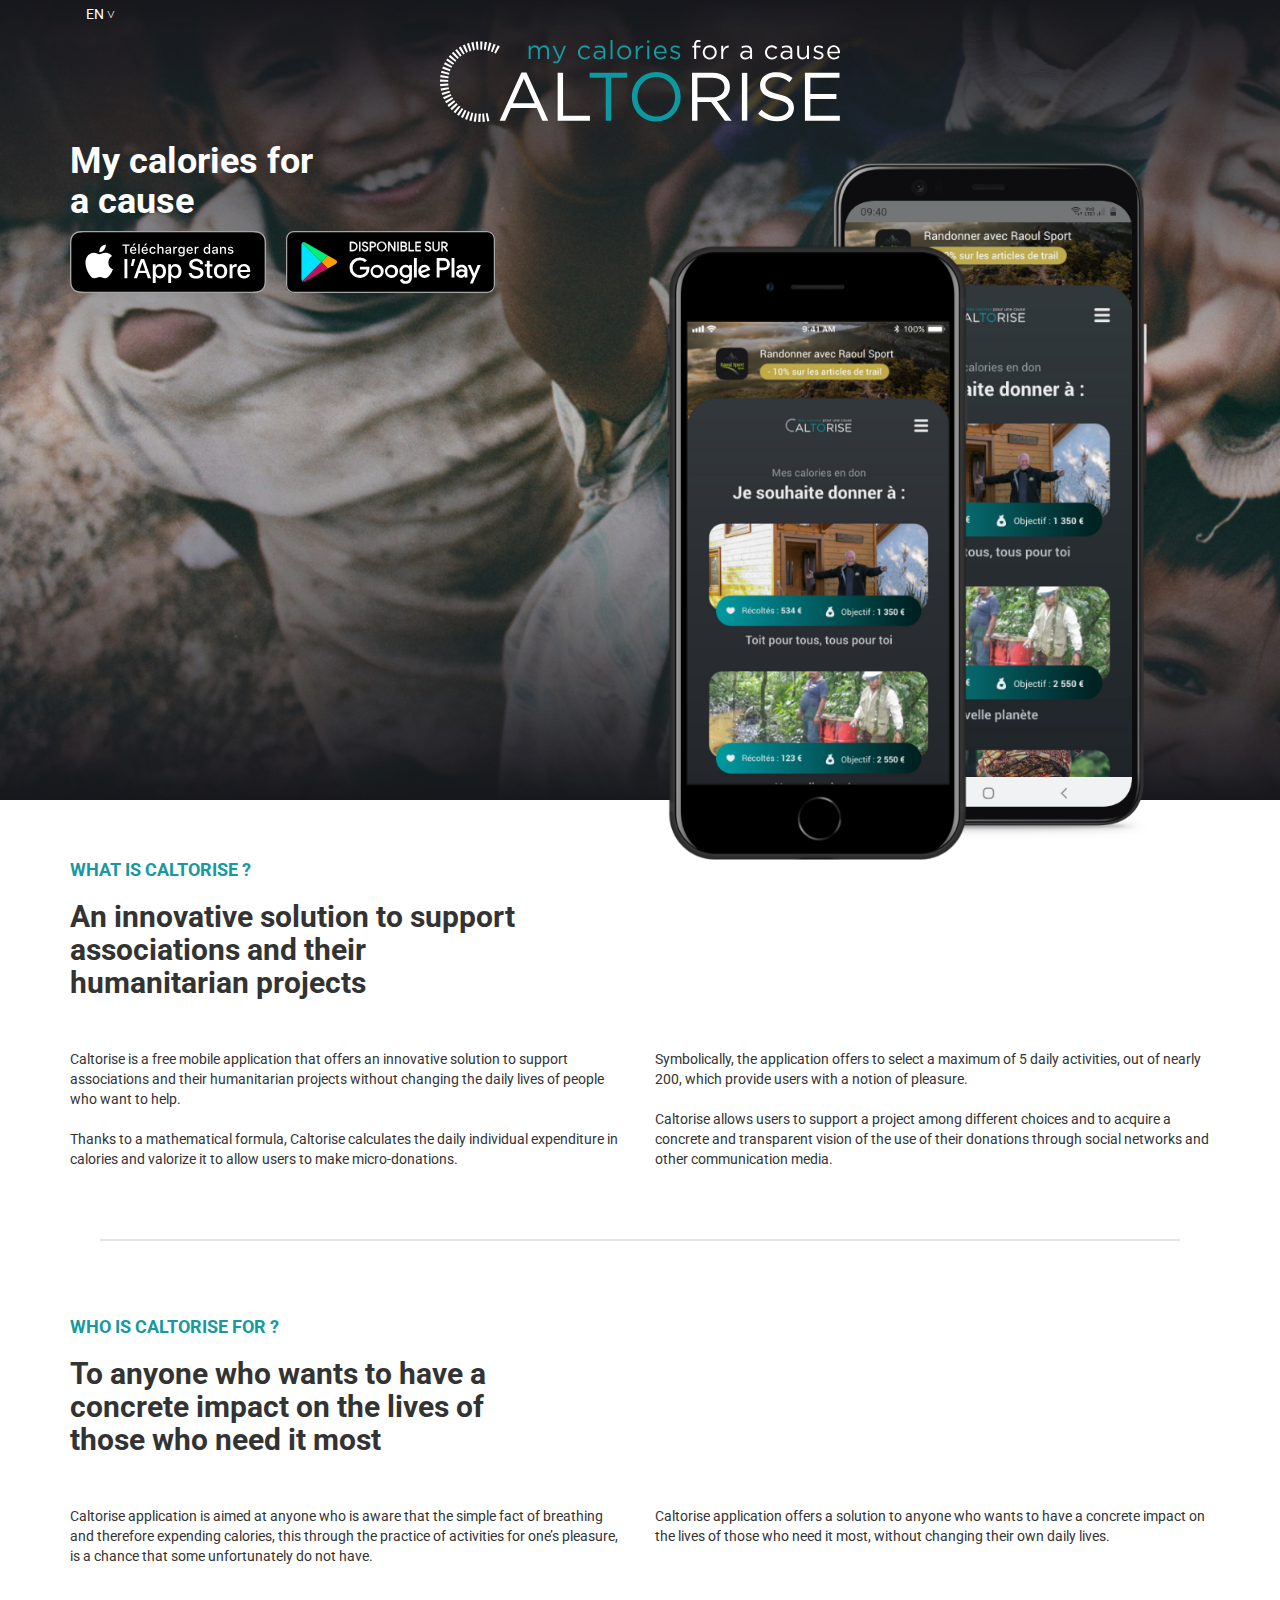
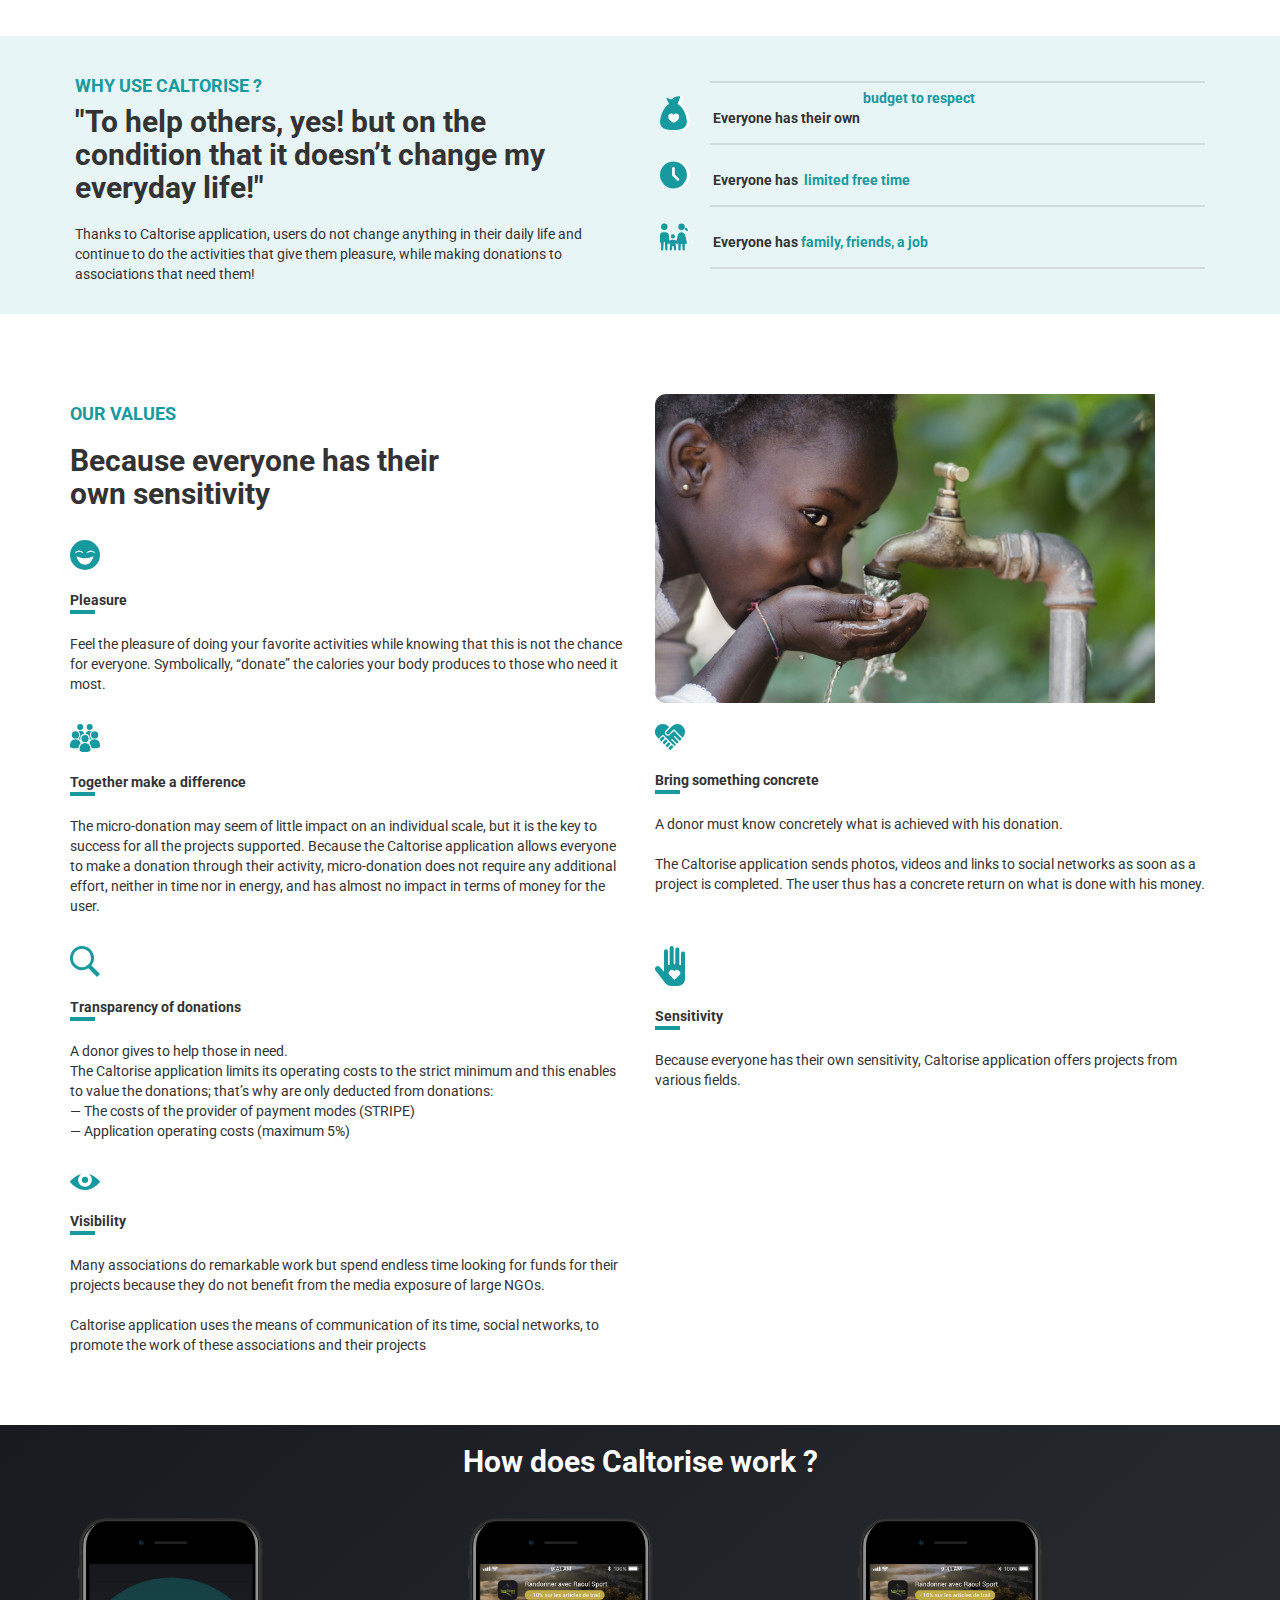
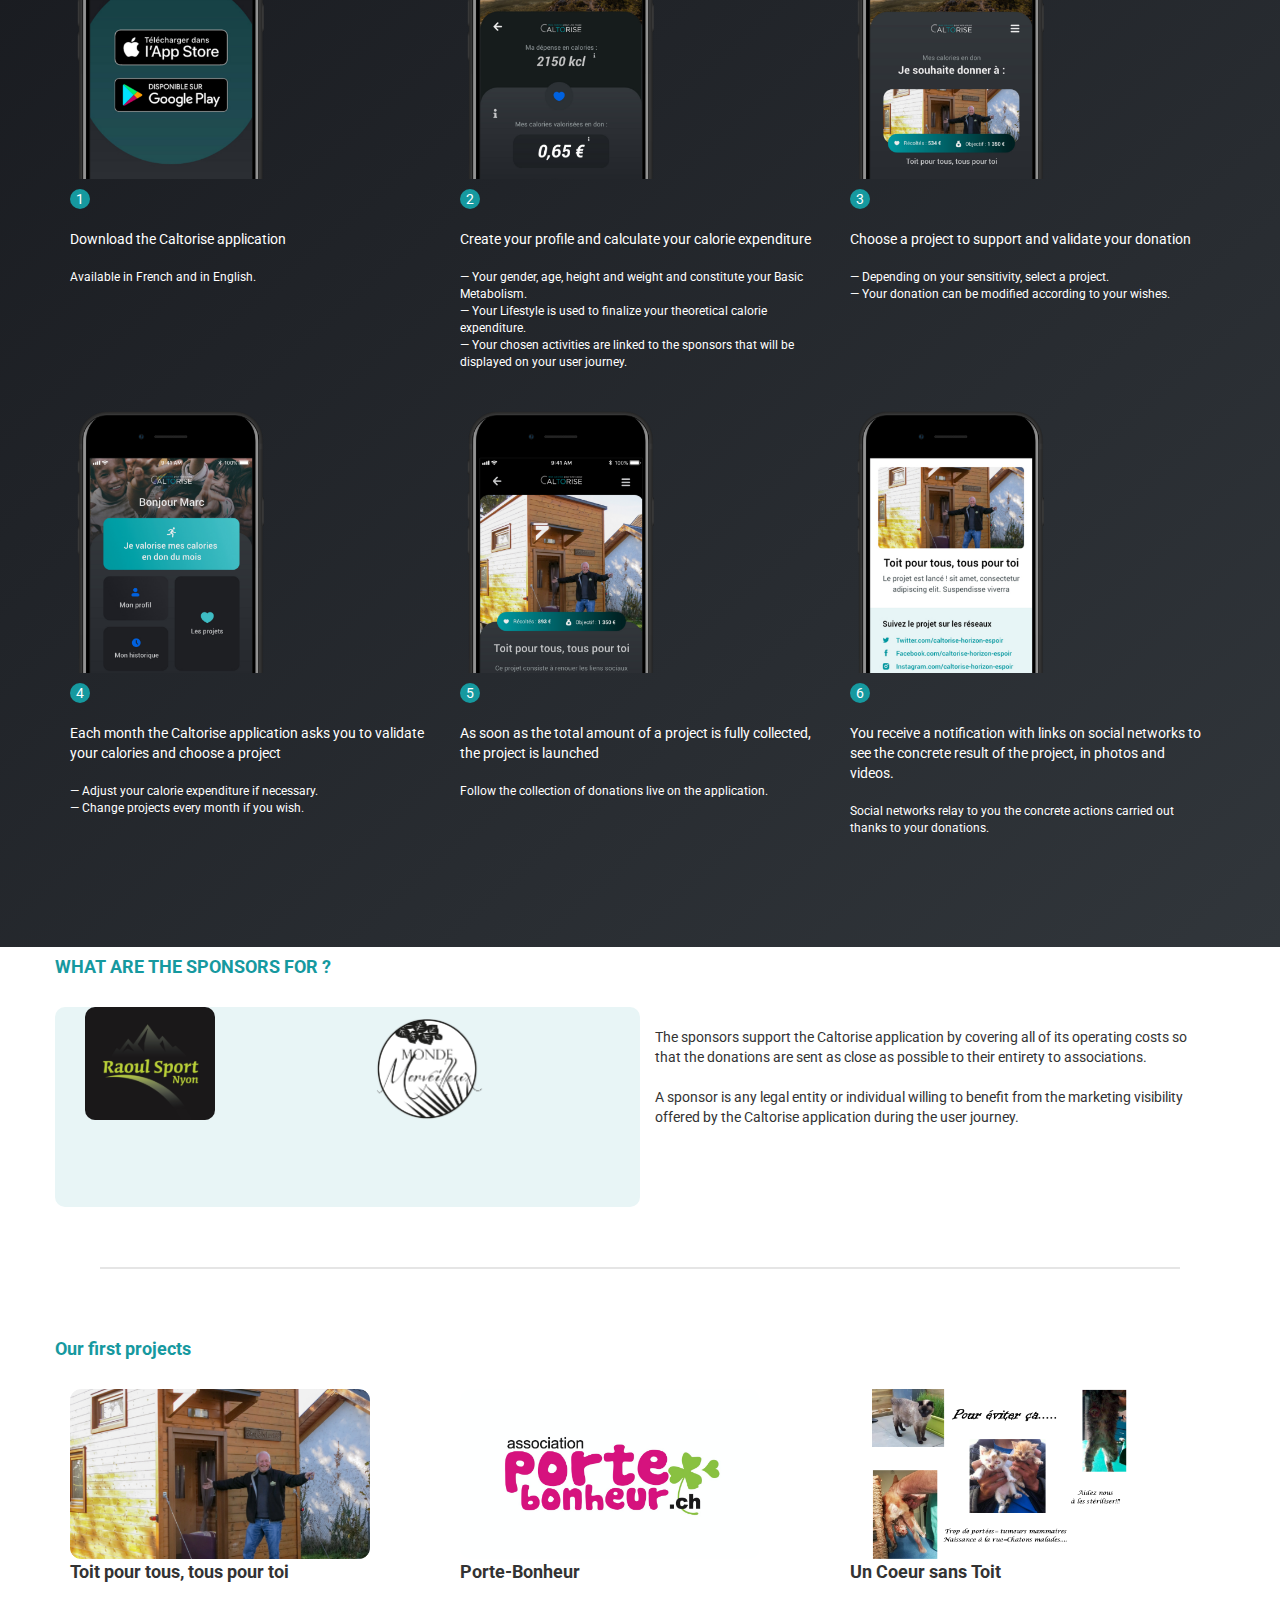
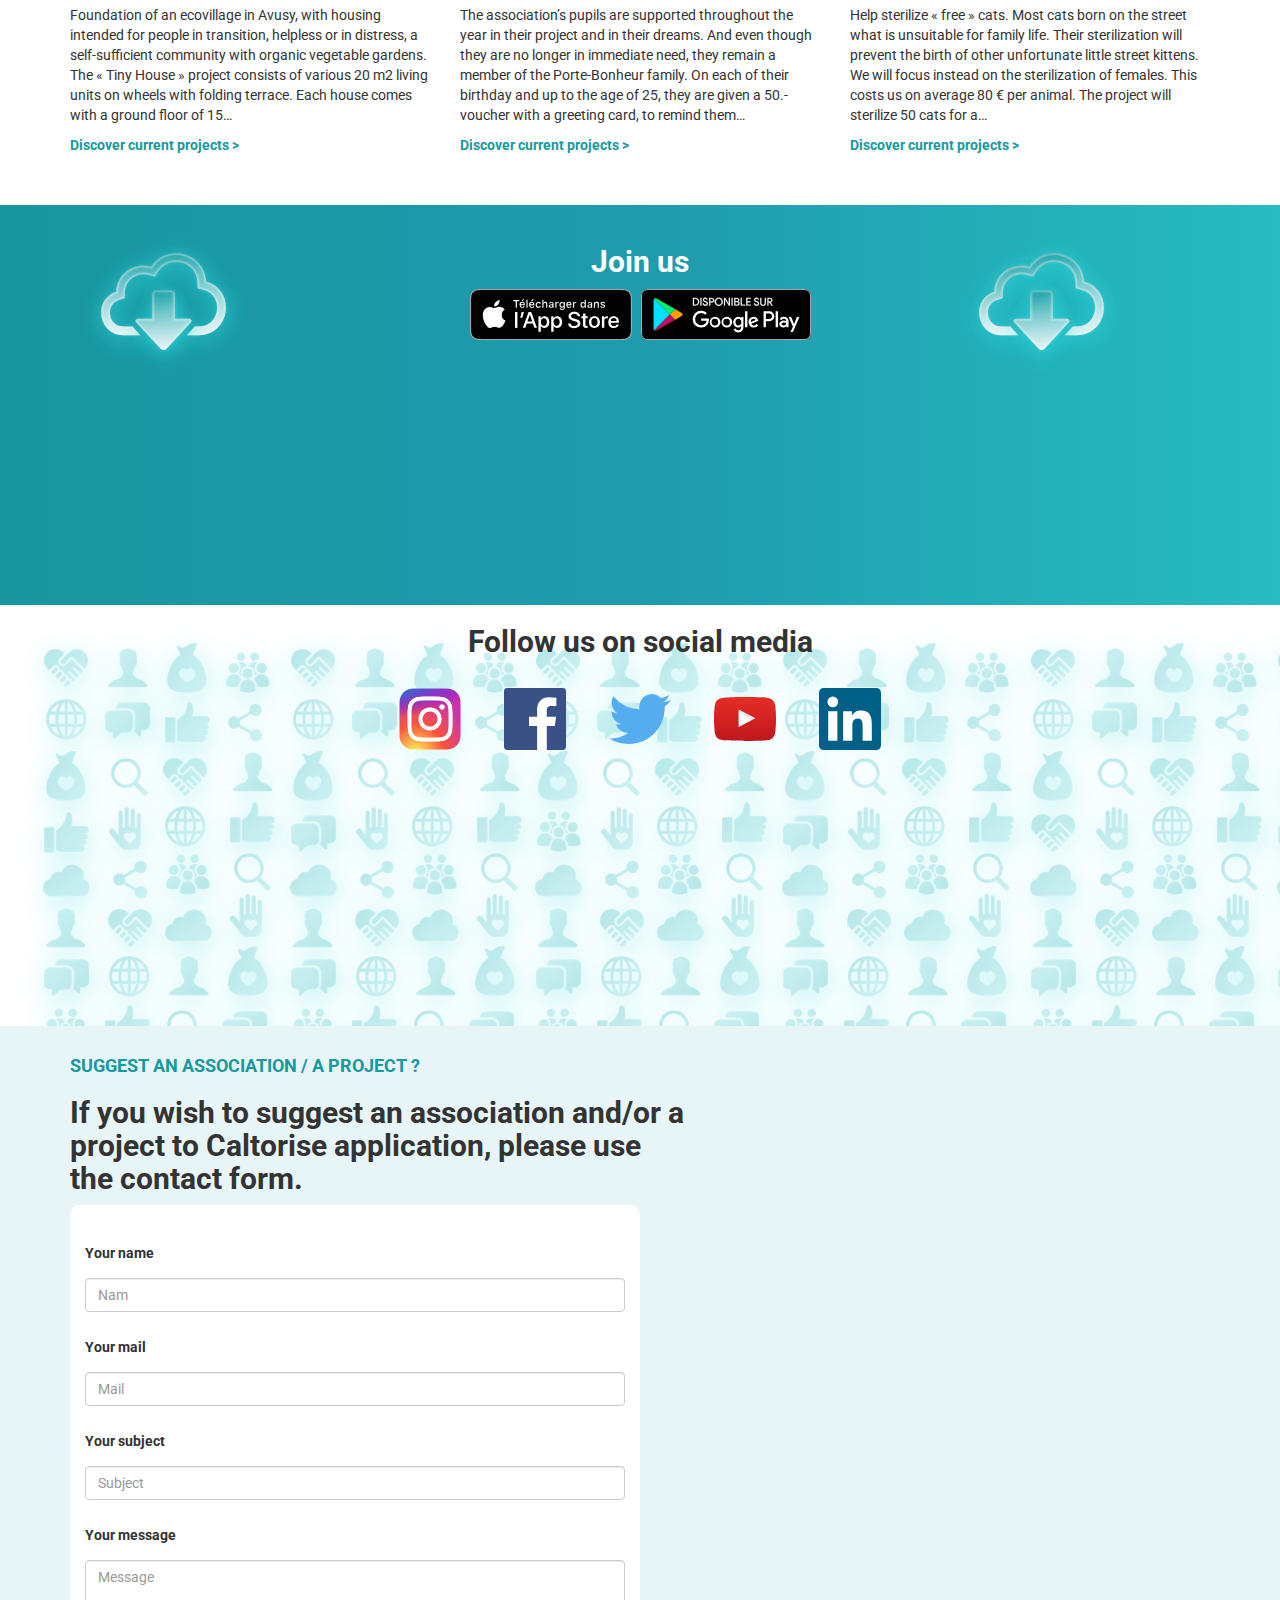
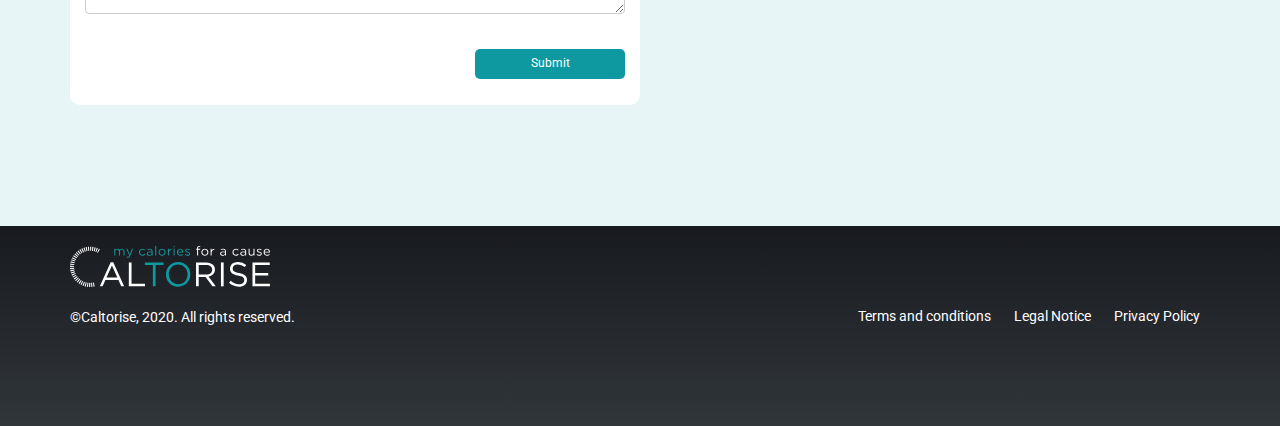
<file: index-en.html>
<!doctype html>
<html lang="fr">

<head>
    <meta name="viewport" content="width=device-width, initial-scale=1.0">
    <meta charset="utf-8">
    <title>Caltorise</title>

    <link rel="preconnect" href="https://fonts.gstatic.com">
    <link href="https://fonts.googleapis.com/css2?family=Roboto&display=swap" rel="stylesheet">
    <link rel="preconnect" href="https://fonts.gstatic.com">
    <link href="https://fonts.googleapis.com/css2?family=Roboto:wght@700&display=swap" rel="stylesheet">

    <link rel="stylesheet" href="public/css/bootstrap.min.css">
    <link rel="stylesheet" href="public/css/styles.css">
    <link rel="stylesheet" href="public/css/lang-en.css">

</head>

<body>

    <div class="container-fluid header">
        <div class="container">
            <div class="row">
                <div class="text-right lang-menu">
                    <a class="selected-lang " href="index-en.html" style="text-decoration:none">EN &#709;</a>
                    <ul class="">
                        <li class="">
                            <a href="index.html" class="fr" style="text-decoration:none">FR</a>
                        </li>
                    </ul>

                </div>
            </div>
        </div>
        <div class="container">
            <div class="row">
                <div class="col-md-12 col-lg-12 col-sm-12 col-xs-12 logo">
                    <img src="public/logo/logo_en.svg" title="Caltorise" alt="Caltorise" style="width: 400px">
                </div>
            </div>
        </div>
        <div class="container">
            <div class="row">
                <div class="col-md-6 col-lg-6 col-sm-12 col-xs-12 title_header">
                    <h1 class="col">My calories for<br> a cause</h1>
                    <div class="col-md-12 col-xs-12 col-sm-12 store">
                        <div id="appstore">
                            <a href=""> <img src="public/icons/appstore.svg" alt="appstore" titile="appstore"></a>
                        </div>
                        <div>
                            <a href="https://play.google.com/store/apps/details?id=com.calorise"><img src="public/icons/googleplay.svg" alt="googlestore" title="googlestore"></a>
                        </div>
                    </div>
                </div>
            </div>
        </div>
        <div class="container">
            <div class="row">
                <div class="col-md-6 col-lg-6 col-sm-12 col-xs-12 smartphone text-left text-lg-center">
                    <img class="img-responsive" src="public/img/smartphones-627x887.png" alt="smartphone" title="smartphone">
                </div>
            </div>
        </div>
    </div>


    <!-- ABOUT -->
    <div class="container-fluid about">
        <div class="container">
            <h5> WHAT IS CALTORISE ?</h5>
            <h2>An innovative solution to support<br> associations and their <br> humanitarian projects</h2>
            <div class="row">
                <article class="col-md-6 col-lg-6 col-sm-12 col-xs-12">
                    <p id=""> Caltorise is a free mobile application that offers an innovative solution to support associations and their humanitarian projects without changing the daily lives of people who want to help.
                        <br><br>
                        Thanks to a mathematical formula, Caltorise calculates the daily individual expenditure in calories and valorize it to allow users to make micro-donations.
                    </p>
                </article>
                <article class="col-md-6 col-lg-6 col-sm-12 col-xs-12">
                    <p id=""> Symbolically, the application offers to select a maximum of 5 daily activities, out of nearly 200, which provide users with a notion of pleasure.
                        <br><br>
                        Caltorise allows users to support a project among different choices and to acquire a concrete and transparent vision of the use of their donations through social networks and other communication media.
                    </p>
                </article>

            </div>
        </div>
    </div>
    <div id="trait"></div>


    <!-- WHO -->

    <div class="container-fluid who">
        <div class="container">
            <h5> WHO IS CALTORISE FOR ?</h5>
            <h2>To anyone who wants to have a <br> concrete impact on the lives of<br> those who need it most</h2>
            <div class="row">
                <article class="col-md-6 col-lg-6 col-sm-12 col-xs-12">
                    <p id=""> Caltorise application is aimed at anyone who is aware that the simple fact of breathing and therefore expending calories, this through the practice of activities for one’s pleasure, is a chance that some unfortunately do not have.</p>
                </article>
                <article class="col-md-6 col-lg-6 col-sm-12 col-xs-12">
                    <p id="">Caltorise application offers a solution to anyone who wants to have a concrete impact on the lives of those who need it most, without changing their own daily lives. </p>
                </article>

            </div>
        </div>
    </div>

    <!--WHY-->

    <div class="container-fluid why">
        <div class="container">

            <div class="row">
                <article class="col-md-6 col-lg-6 col-sm-12 col-xs-12 text_why">
                    <h5>WHY USE CALTORISE ?</h5>
                    <h2>"To help others, yes! but on the<br>condition that it doesn’t change my<br>everyday life!"</h2>
                    <p id=""> Thanks to Caltorise application, users do not change anything in their daily life and continue to do the activities that give them pleasure, while making donations to associations that need them!</p>
                </article>
                <article class="col-md-6 col-lg-6 col-sm-12 col-xs-12 design_why">
                    <div id="petit_trait"></div>
                    <div class="budget">
                        <img id="icons" src="public/icons/icon-budget.svg" title="budget" alt="budget" style="width: 30px">&nbsp;<p>Everyone has their own&nbsp;</p>
                        <span id="text_blue">budget to respect</span>
                    </div>
                    <div id="petit_trait"> </div>
                    <div class="temps">
                        <img id="icons" src="public/icons/icon-time.svg" title="time" alt="time" style="width: 30px">&nbsp;<p>Everyone has &nbsp;</p>
                        <p id="text_blue"> limited free time</p>
                    </div>
                    <div id="petit_trait"></div>
                    <div class="famille">
                        <img id="icons" src="public/icons/icon-family.svg" title="family" alt="family" style="width: 30px">&nbsp;<p>Everyone has&nbsp;</p>
                        <p id="text_blue">family, friends, a job</p>
                    </div>
                    <div id="petit_trait"> </div>
                </article>

            </div>
        </div>
    </div>

    <!-- VALEUR -->
    <div class="container-fluid valeur">
        <div class="container">
            <div class="row">
                <article class="col-md-6 col-lg-6 col-sm-12 col-xs-12">
                    <h5>OUR VALUES </h5>
                    <h2>Because everyone has their <br>own sensitivity </h2>
                    <img src="public/icons/icon-plaisir.svg" title="plaisir" alt="plaisir" style="width: 30px">
                    <p id="valeur_subtitle">Pleasure</p>
                    <div id="petit_blue"></div>
                    <p class="valeur_text"> Feel the pleasure of doing your favorite activities while knowing that this is not the chance for everyone. Symbolically, “donate” the calories your body produces to those who need it most.</p>
                </article>
                <article class="col-md-6 col-lg-6 col-sm-12 col-xs-12">
                    <img src="public/img/nos-valeurs-image.png" title="valeurs" alt="valeurs" style="width: 500px">
                </article>
            </div>

            <div class="row">
                <article class="col-md-6 col-lg-6 col-sm-12 col-xs-12">
                    <img src="public/icons/icon-collectivement.svg" title="collectivement" alt="collectivement" style="width: 30px">
                    <p id="valeur_subtitle">Together make a difference</p>
                    <div id="petit_blue"></div>
                    <p class="valeur_text"> The micro-donation may seem of little impact on an individual scale, but it is the key to success for all the projects supported.
                        Because the Caltorise application allows everyone to make a donation through their activity, micro-donation does not require any additional effort, neither in time nor in energy, and has almost no impact in terms of money for the user.
                    </p>
                </article>
                <article class="col-md-6 col-lg-6 col-sm-12 col-xs-12">
                    <img src="public/icons/icon-apporter.svg" title="apporter" alt="apporter" style="width: 30px">
                    <p id="valeur_subtitle">Bring something concrete
                    </p>
                    <div id="petit_blue"></div>
                    <p class="valeur_text"> A donor must know concretely what is achieved with his donation.
                        <br><br>
                        The Caltorise application sends photos, videos and links to social networks as soon as a project is completed. The user thus has a concrete return on what is done with his money.
                    </p>
                </article>
            </div>
            <div class="row">
                <article class="col-md-6 col-lg-6 col-sm-12 col-xs-12">
                    <img src="public/icons/icon-transparence.svg" title="transparence" alt="transparence" style="width: 30px">
                    <p id="valeur_subtitle">Transparency of donations
                    </p>
                    <div id="petit_blue"></div>
                    <p class="valeur_text"> A donor gives to help those in need.<br>
                        The Caltorise application limits its operating costs to the strict minimum and this enables to value the donations; that’s why are only deducted from donations:<br>
                        — The costs of the provider of payment modes (STRIPE)<br>
                        — Application operating costs (maximum 5%)</p>
                </article>
                <article class="col-md-6 col-lg-6 col-sm-12 col-xs-12">
                    <img src="public/icons/icon-sensibilite.svg" title="sensibilite" alt="sensibilite" style="width: 30px">
                    <p id="valeur_subtitle">Sensitivity</p>
                    <div id="petit_blue"></div>
                    <p class="valeur_text"> Because everyone has their own sensitivity, Caltorise application offers projects from various fields.
                    </p>
                </article>
            </div>
            <div class="row">
                <article class="col-md-6 col-lg-6 col-sm-12 col-xs-12">
                    <img src="public/icons/icon-visibilite.svg" title="visibilite" alt="visibilite" style="width: 30px">
                    <p id="valeur_subtitle">Visibility</p>
                    <div id="petit_blue"></div>
                    <p class="valeur_text"> Many associations do remarkable work but spend endless time looking
                        for funds for their projects because they do not benefit from the media exposure of large NGOs.
                        <br><br>
                        Caltorise application uses the means of communication of its time,
                        social networks, to promote the work of these associations and their projects
                    </p>
                </article>
            </div>
        </div>
    </div>

    <!-- FONCTIONNEMENT CALTORISE -->
    <div class="container-fluid fonctionnement">
        <div class="container">
            <h2>How does Caltorise work ?</h2>
            <div class="row">
                <article class="col-md-4 col-lg-4 col-sm-12 col-xs-12">
                    <img id="" src="public/img/howto-1.png" title="howto1" alt="howto1" style="width: 200px;">
                    <div id="nb">1</div>
                    <p id="etape_subtitle">Download the Caltorise application</p>
                    <p id="etape_text"> Available in French and in English.</p>
                </article>
                <article class="col-md-4 col-lg-4 col-sm-12 col-xs-12">
                    <img id="" src="public/img/howto-2.png" title="howto2" alt="howto2" style="width: 200px;">
                    <div id="nb">2</div>
                    <p id="etape_subtitle">Create your profile and calculate your calorie expenditure</p>
                    <p id="etape_text">— Your gender, age, height and weight and constitute your Basic Metabolism.<br>
                        — Your Lifestyle is used to finalize your theoretical calorie expenditure.<br>
                        — Your chosen activities are linked to the sponsors that will be displayed on your user journey.</p>
                </article>
                <article class="col-md-4 col-lg-4 col-sm-12 col-xs-12">
                    <img id="" src="public/img/howto-3.png" title="howto3" alt="howto3" style="width: 200px;">
                    <div id="nb">3</div>
                    <p id="etape_subtitle">Choose a project to support and validate your donation
                    </p>
                    <p id="etape_text">— Depending on your sensitivity, select a project.<br>
                        — Your donation can be modified according to your wishes.</p>
                </article>
            </div>
        </div>
        <div class="container">
            <div class="row">
                <article class="col-md-4 col-lg-4 col-sm-12 col-xs-12">
                    <img id="" src="public/img/howto-4.png" title="howto4" alt="howto4" style="width: 200px;">
                    <div id="nb">4</div>
                    <p id="etape_subtitle">Each month the Caltorise application asks you to validate your calories and choose a project</p>
                    <p id="etape_text">— Adjust your calorie expenditure if necessary.<br>
                        — Change projects every month if you wish.</p>
                </article>
                <article class="col-md-4 col-lg-4 col-sm-12 col-xs-12">
                    <img id="" src="public/img/howto-5.png" title="howto5" alt="howto5" style="width: 200px;">
                    <div id="nb">5</div>
                    <p id="etape_subtitle">As soon as the total amount of a project is fully collected, the project is launched</p>
                    <p id="etape_text">Follow the collection of donations live on the application.</p>
                </article>
                <article class="col-md-4 col-lg-4 col-sm-12 col-xs-12">
                    <img id="" src="public/img/howto-6.png" title="howto6" alt="howto6" style="width: 200px;">
                    <div id="nb">6</div>
                    <p id="etape_subtitle">You receive a notification with links on social networks to see the concrete result of the project,
                        in photos and videos. </p>
                    <p id="etape_text">Social networks relay to you the concrete actions carried out thanks to your donations.</p>
                </article>
            </div>
        </div>
    </div>


    <!-- SPONSORS -->
    <div class="container-fluid sponsors">
        <div class="container">
            <div class="row">
                <h5>WHAT ARE THE SPONSORS FOR ?</h5>
                <article class="col-md-6 col-lg-6 col-sm-12 col-xs-12 img_sponsors">
                    <div class="col-md-6 col-lg-6 col-sm-12 col-xs-12 ">
                        <img id="sponsor" src="public/icons/sponsor1.svg" title="sponsor1" alt="sponsor1" style="width: 130px">
                    </div>
                    <div class="col-md-6 col-lg-6 col-sm-12 col-xs-12 ">
                        <img id="sponsor" src="public/icons/sponsor2.svg" title="sponsor2" alt="sponsor2" style="width: 130px">
                    </div>
                </article>
                <article class="col-md-6 col-lg-6 col-sm-12 col-xs-12">
                    <p>The sponsors support the Caltorise application by covering all of its operating costs so that the donations are sent as close as possible to their entirety to associations.
                        <br><br>
                        A sponsor is any legal entity or individual willing to benefit from the marketing visibility offered by the Caltorise application during the user journey.
                    </p>
                </article>
            </div>
        </div>
    </div>
    <!-- TRAIT -->
    <div id="trait"></div>

    <!-- PROJETS -->

    <div class="container-fluid projets">
        <div class="container">
            <div class="row">
                <h5>Our first projects</h5>
                <article class="col-md-4 col-lg-4 col-sm-12 col-xs-12">
                    <img src="public/img/projet1.png" title="projet1" alt="projet1" style="width: 300px">
                    <div id="projet_subtitle">
                        Toit pour tous, tous pour toi
                    </div>
                    <p>Foundation of an ecovillage in Avusy, with housing intended for people in transition, helpless or in distress, a self-sufficient community with organic vegetable gardens.
The « Tiny House » project consists of various 20 m2 living units on wheels with folding terrace.
Each house comes with a ground floor of 15…</p>
                    <a id="projet_text_bleu" href="#" style="text-decoration:none">Discover current projects ></a>
                </article>
                <article class="col-md-4 col-lg-4 col-sm-12 col-xs-12">
                    <img src="public/img/projet2.png" title="projet2" alt="projet2" style="width: 300px">
                    <div id="projet_subtitle">
                        Porte-Bonheur
                    </div>
                    <p>The association’s pupils are supported throughout the year in their project and in their dreams. And even though they are no longer in immediate need, they remain a member of the Porte-Bonheur family. On each of their birthday and up to the age of 25, they are given a 50.- voucher with a greeting card, to remind them…</p>
                    <a id="projet_text_bleu" href="#" style="text-decoration:none">Discover current projects ></a>
                </article>
                <article class="col-md-4 col-lg-4 col-sm-12 col-xs-12">
                    <img src="public/img/projet3.png" title="projet3" alt="projet3" style="width: 300px">
                    <div id="projet_subtitle">
                        Un Coeur sans Toit
                    </div>
                    <p>Help sterilize « free » cats. Most cats born on the street what is unsuitable for family life.
Their sterilization will prevent the birth of other unfortunate little street kittens.
We will focus instead on the sterilization of females. This costs us on average 80 € per animal. The project will sterilize 50 cats for a…</p>
                    <a id="projet_text_bleu" href="#" style="text-decoration:none">Discover current projects ></a>
                </article>
            </div>
        </div>
    </div>

    <!-- REJOIGNEZ NOUS -->
    <div class="container-fluid rejoigneznous">
        <div class="container">
            <div class="row">
                <article class="col-md-3 col-lg-3">
                    <img class="cloud" src="public/icons/download.svg" title="download" alt="download" style="width: 190px">
                </article>
                <article class="col-md-6 col-lg-6 col-sm-12 col-xs-12" id="app_text">
                    <h2>Join us</h2>
                    <a href="#"><img id="store_img" src="public/icons/appstore.svg" title="appstore" alt="appstore" style="width: 162px"></a>
                    <a href="#"> <img id="store_img" src="public/icons/googleplay.svg" title="googleplay" alt="googleplay" style="width: 170px"></a>
                </article>
                <article class="col-md-3 col-lg-3">
                    <img class="cloud" src="public/icons/download.svg" title="download" alt="download" style="width: 190px">
                </article>
            </div>
        </div>
    </div>

    <!-- RESEAUX SOCIAUX -->
    <div class="container-fluid rs">
        <div class="container">
            <div class="row">
                <div class="col-md-12 col-lg-12 col-sm-12 col-xs-12" id="rs_info">
                    <h2>Follow us on social media</h2>
                    <div id="rs_logo">
                        <img id="rs_img" src="public/icons/ig.svg" title="instagram" alt="instagram" style="width: 62px">
                        <img id="rs_img" src="public/icons/fb.svg" title="facebook" alt="facebook" style="width: 62px">
                        <img id="rs_img" src="public/icons/tw.svg" title="tweeter" alt="tweeter" style="width: 62px">
                        <img id="rs_img" src="public/icons/yt.svg" title="youtube" alt="youtube" style="width: 62px">
                        <img id="rs_img" src="public/icons/in.svg" title="linkedin" alt="linkedin" style="width: 62px">
                    </div>
                </div>
            </div>
        </div>

    </div>

    <!-- FORMULAIRE -->
    <div class="container-fluid form_text">
        <div class="container">
            <div class="row">
                <article class="col-md-12 col-lg-12 col-sm-12 col-xs-12">
                    <h5>SUGGEST AN ASSOCIATION / A PROJECT ?</h5>
                    <h2>If you wish to suggest an association and/or a<br>project to Caltorise application, please use<br>the contact form.</h2>
                </article>
            </div>
            <form class="col-md-6 col-lg-6 col-sm-6 col-xs-6">
                <div class="form-group">
                    <label for="name">Your name</label>
                    <input class="form-control" name="name" type="text" placeholder="Nam" />
                </div>
                <div class="form-group">
                    <label for="email">Your mail</label>
                    <input class="form-control" name="email" type="text" placeholder="Mail" />
                </div>
                <div class="form-group">
                    <label for="sujet">Your subject</label>
                    <input class="form-control" name="sujet" type="text" placeholder="Subject" />
                </div>
                <div class="form-group">
                    <label for="msg">Your message</label><br />
                    <textarea class="form-control" type="text" name="user_message" placeholder="Message"></textarea><br />
                </div>
                <button type="submit" value="Submit">Submit</button>
            </form>
        </div>
    </div>

    <!-- FOOTER -->
    <div class="container-fluid footer">
        <div class="container">
            <div class="row">
                <article class="col-md-6 col-lg-6 col-sm-6 col-xs-6">
                    <a href="index-en.html"><img src="public/logo/logo_en.svg" title="logo" alt="logo" style="width: 200px"> </a>
                    <p>&copy;Caltorise, 2020. All rights reserved.</p>
                </article>
                <article class="col-md-6 col-lg-6 col-sm-6 col-xs-6 mentions">
                    <a id="lien" href="terms.html" style="text-decoration:none">Terms and conditions</a>
                    <a id="lien" href="legal.html" style="text-decoration:none">Legal Notice</a>
                    <a id="lien" href="policy.html" style="text-decoration:none">Privacy Policy</a>
                </article>
            </div>
        </div>
    </div>

</body></html>
</file>
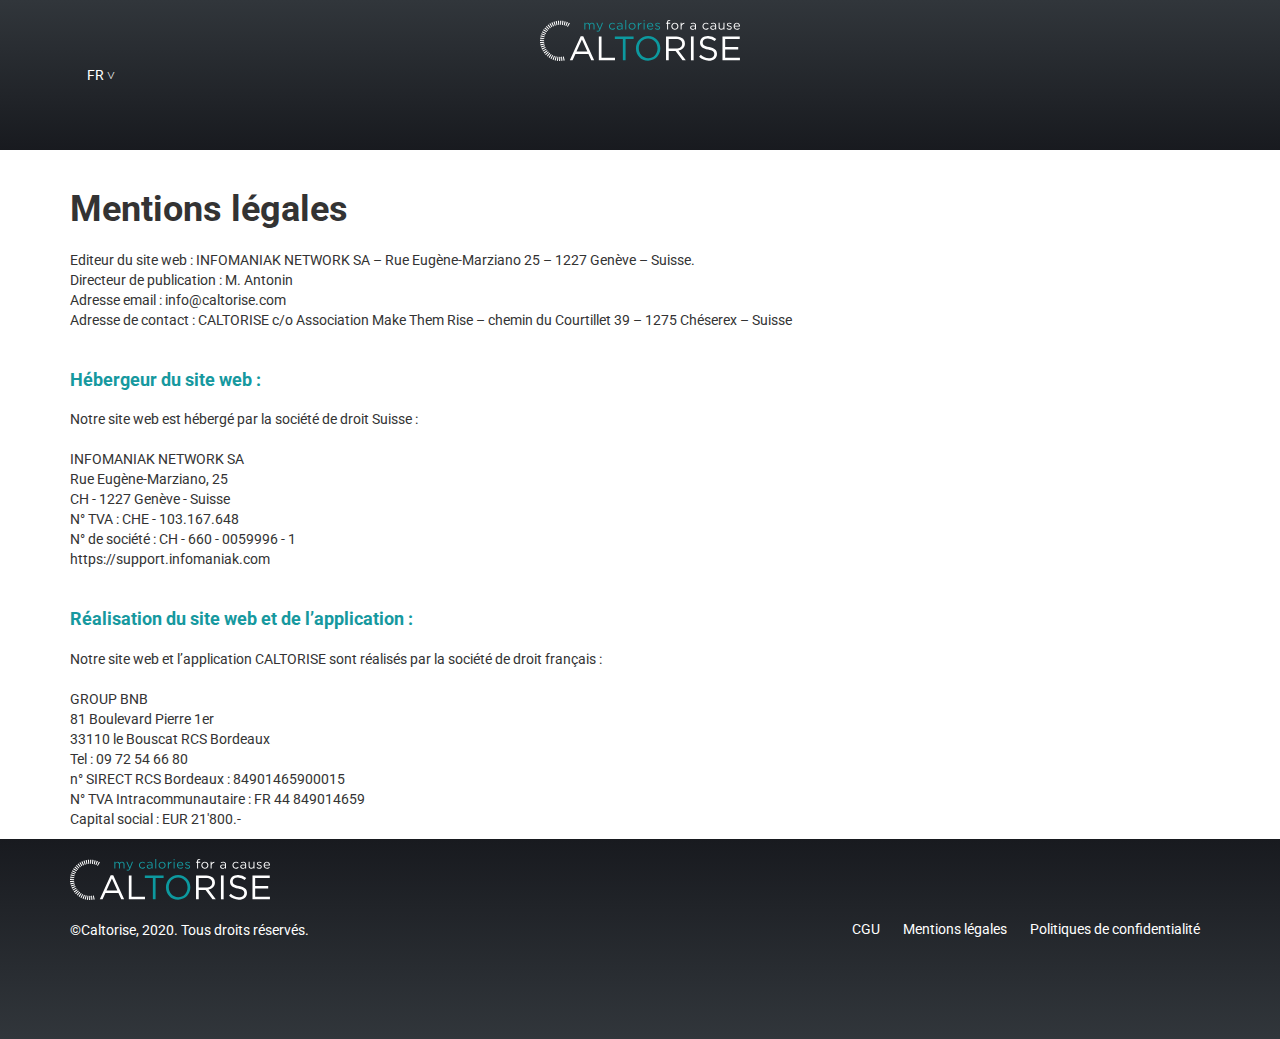
<file: mentions.html>
<!doctype html>
<html lang="fr">

<head>
    <meta name="viewport" content="width=device-width, initial-scale=1.0">
    <meta charset="utf-8">
    <title>Caltorise</title>

    <link rel="preconnect" href="https://fonts.gstatic.com">
    <link href="https://fonts.googleapis.com/css2?family=Roboto&display=swap" rel="stylesheet">
    <link rel="preconnect" href="https://fonts.gstatic.com">
    <link href="https://fonts.googleapis.com/css2?family=Roboto:wght@700&display=swap" rel="stylesheet">

    <link rel="stylesheet" href="public/css/bootstrap.min.css">
    <link rel="stylesheet" href="public/css/styles.css">
    <link rel="stylesheet" href="public/css/lang.css">

</head>

<body>

    <div class="container-fluid cgu">
        <div class="container">
            <div class="row">
                <article class="col-md-12 col-lg-12 col-sm-12 col-xs-12 text-center">
                    <img src="public/logo/logo_en.svg" title="logo" alt="logo" style="width: 200px">
                </article>

            </div>
        </div>
        <div class="container">
            <div class="row">
                <div class="lang-menu">
                    <a class="selected-lang " href="index.html" style="text-decoration:none">FR &#709;</a>
                    <ul class="">
                        <li class="">
                            <a href="index-en.html" class="en" style="text-decoration:none">EN</a>
                        </li>
                    </ul>

                </div>
            </div>
        </div>
    </div>


    <div class="container-fluid paragraphe">
        <div class="container">
            <div class="row">
                <article class="col-md-12 col-lg-12 col-sm-12 col-xs-12">
                    <h1>Mentions légales</h1>
                    <p>
                        Editeur du site web : INFOMANIAK NETWORK SA – Rue Eugène-Marziano 25 – 1227 Genève – Suisse.<br>
                        Directeur de publication : M. Antonin<br>
                        Adresse email : info@caltorise.com<br>
                        Adresse de contact : CALTORISE c/o Association Make Them Rise – chemin du Courtillet 39 – 1275 Chéserex – Suisse <br>
                    </p>
                </article>
            </div>
        </div>
    </div>
    <div class="container-fluid paragraphe">
        <div class="container">
            <div class="row">
                <article class="col-md-12 col-lg-12 col-sm-12 col-xs-12">
                    <h5>Hébergeur du site web :</h5>
                    <p>
                        Notre site web est hébergé par la société de droit Suisse :
                    </p>
                    <p>
                        INFOMANIAK NETWORK SA<br>
                        Rue Eugène-Marziano, 25<br>
                        CH - 1227 Genève - Suisse<br>
                        N° TVA : CHE - 103.167.648<br>
                        N° de société : CH - 660 - 0059996 - 1<br>
                        https://support.infomaniak.com
                    </p>
                </article>
            </div>
        </div>
    </div>
    <div class="container-fluid paragraphe">
        <div class="container">
            <div class="row">
                <article class="col-md-12 col-lg-12 col-sm-12 col-xs-12">
                    <h5>Réalisation du site web et de l’application :</h5>
                    <p>

                        Notre site web et l’application CALTORISE sont réalisés par la société de droit français :
                    </p>
                    <p>
                        GROUP BNB<br>
                        81 Boulevard Pierre 1er<br>
                        33110 le Bouscat RCS Bordeaux<br>
                        Tel : 09 72 54 66 80<br>
                        n° SIRECT RCS Bordeaux : 84901465900015<br>
                        N° TVA Intracommunautaire : FR 44 849014659<br>
                        Capital social : EUR 21'800.-

                    </p>
                </article>
            </div>
        </div>
    </div>







    <!-- FOOTER -->
    <div class="container-fluid footer">
        <div class="container">
            <div class="row">
                <article class="col-md-6 col-lg-6 col-sm-6 col-xs-6">
                   <a href="index.html"><img src="public/logo/logo_en.svg" title="logo" alt="logo" style="width: 200px"> </a>
                    <p>&copy;Caltorise, 2020. Tous droits réservés.</p>
                </article>
                <article class="col-md-6 col-lg-6 col-sm-6 col-xs-6 mentions">
                    <a id="lien" href="CGU.html" style="text-decoration:none">CGU</a>
                    <a id="lien" href="mentions.html" style="text-decoration:none">Mentions légales</a>
                    <a id="lien" href="politiq_conf.html" style="text-decoration:none">Politiques de confidentialité</a>
                </article>
            </div>
        </div>
    </div>
</body></html>
</file>
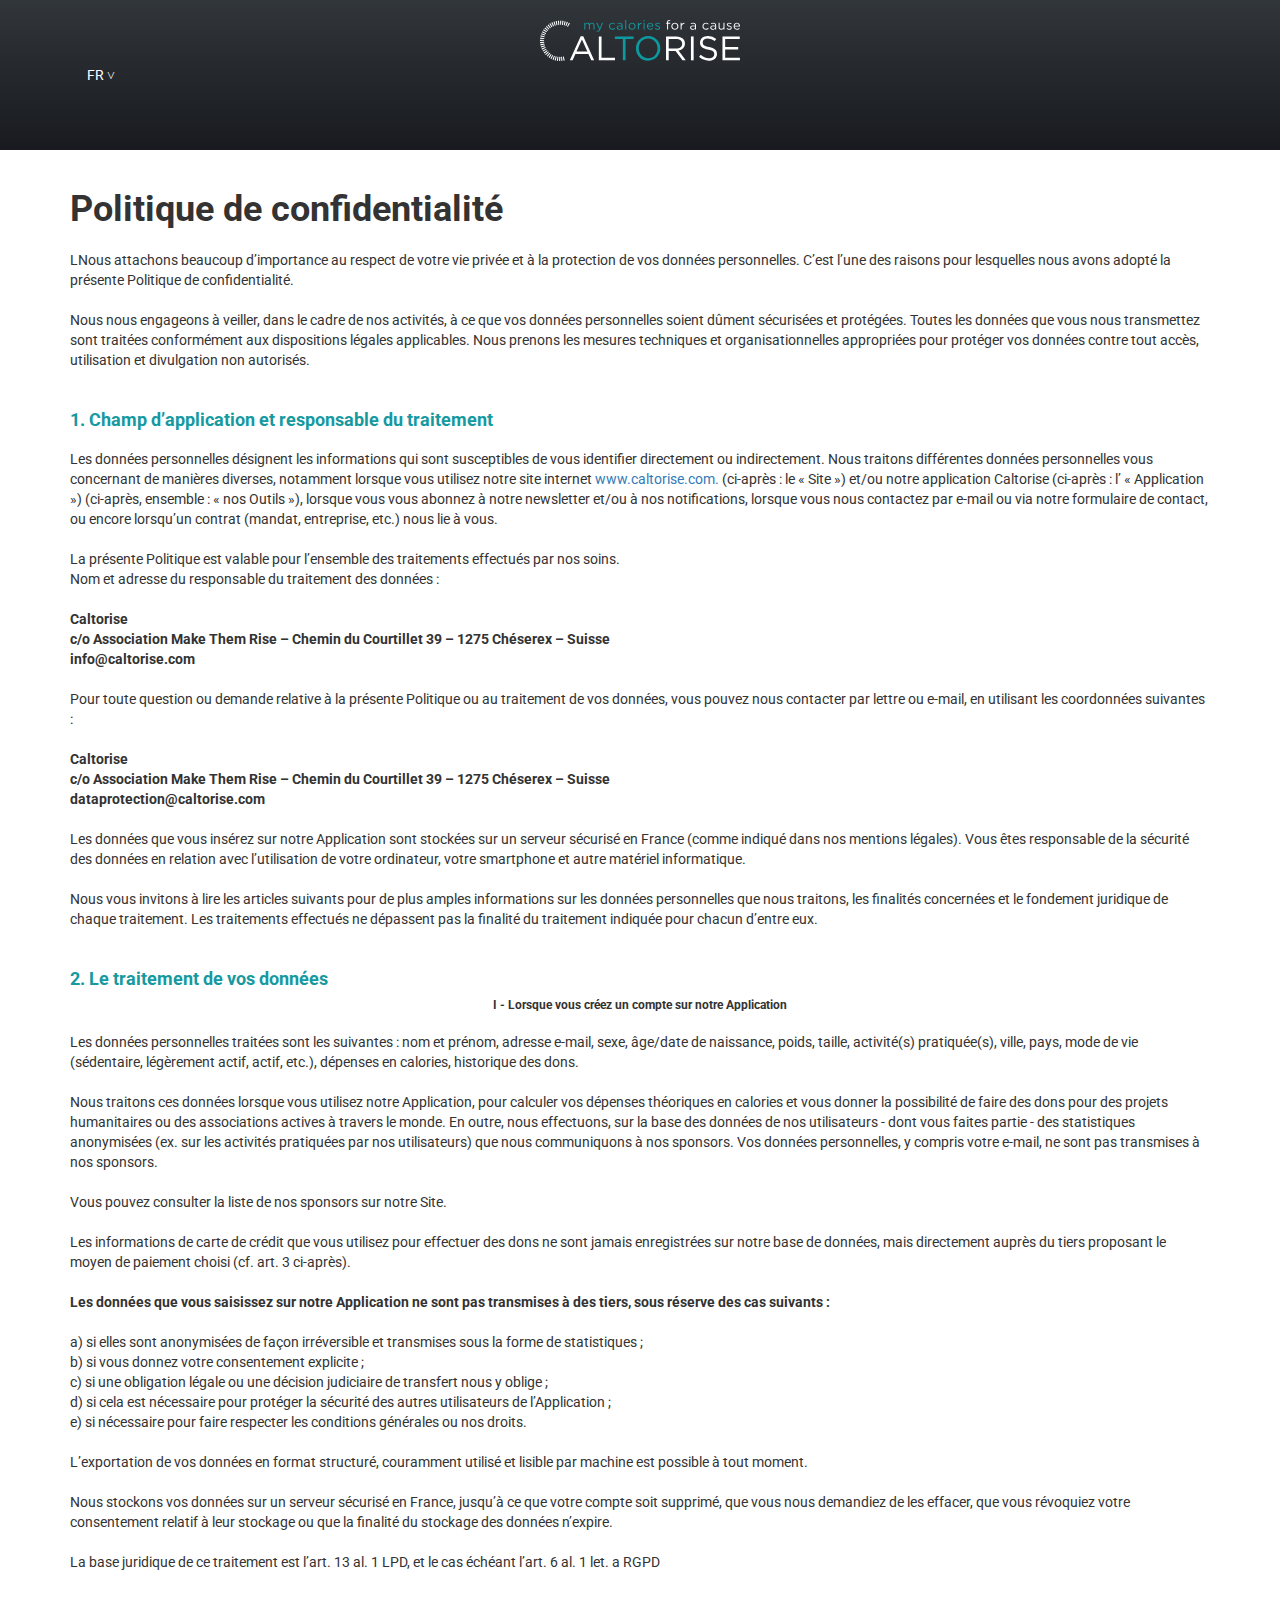
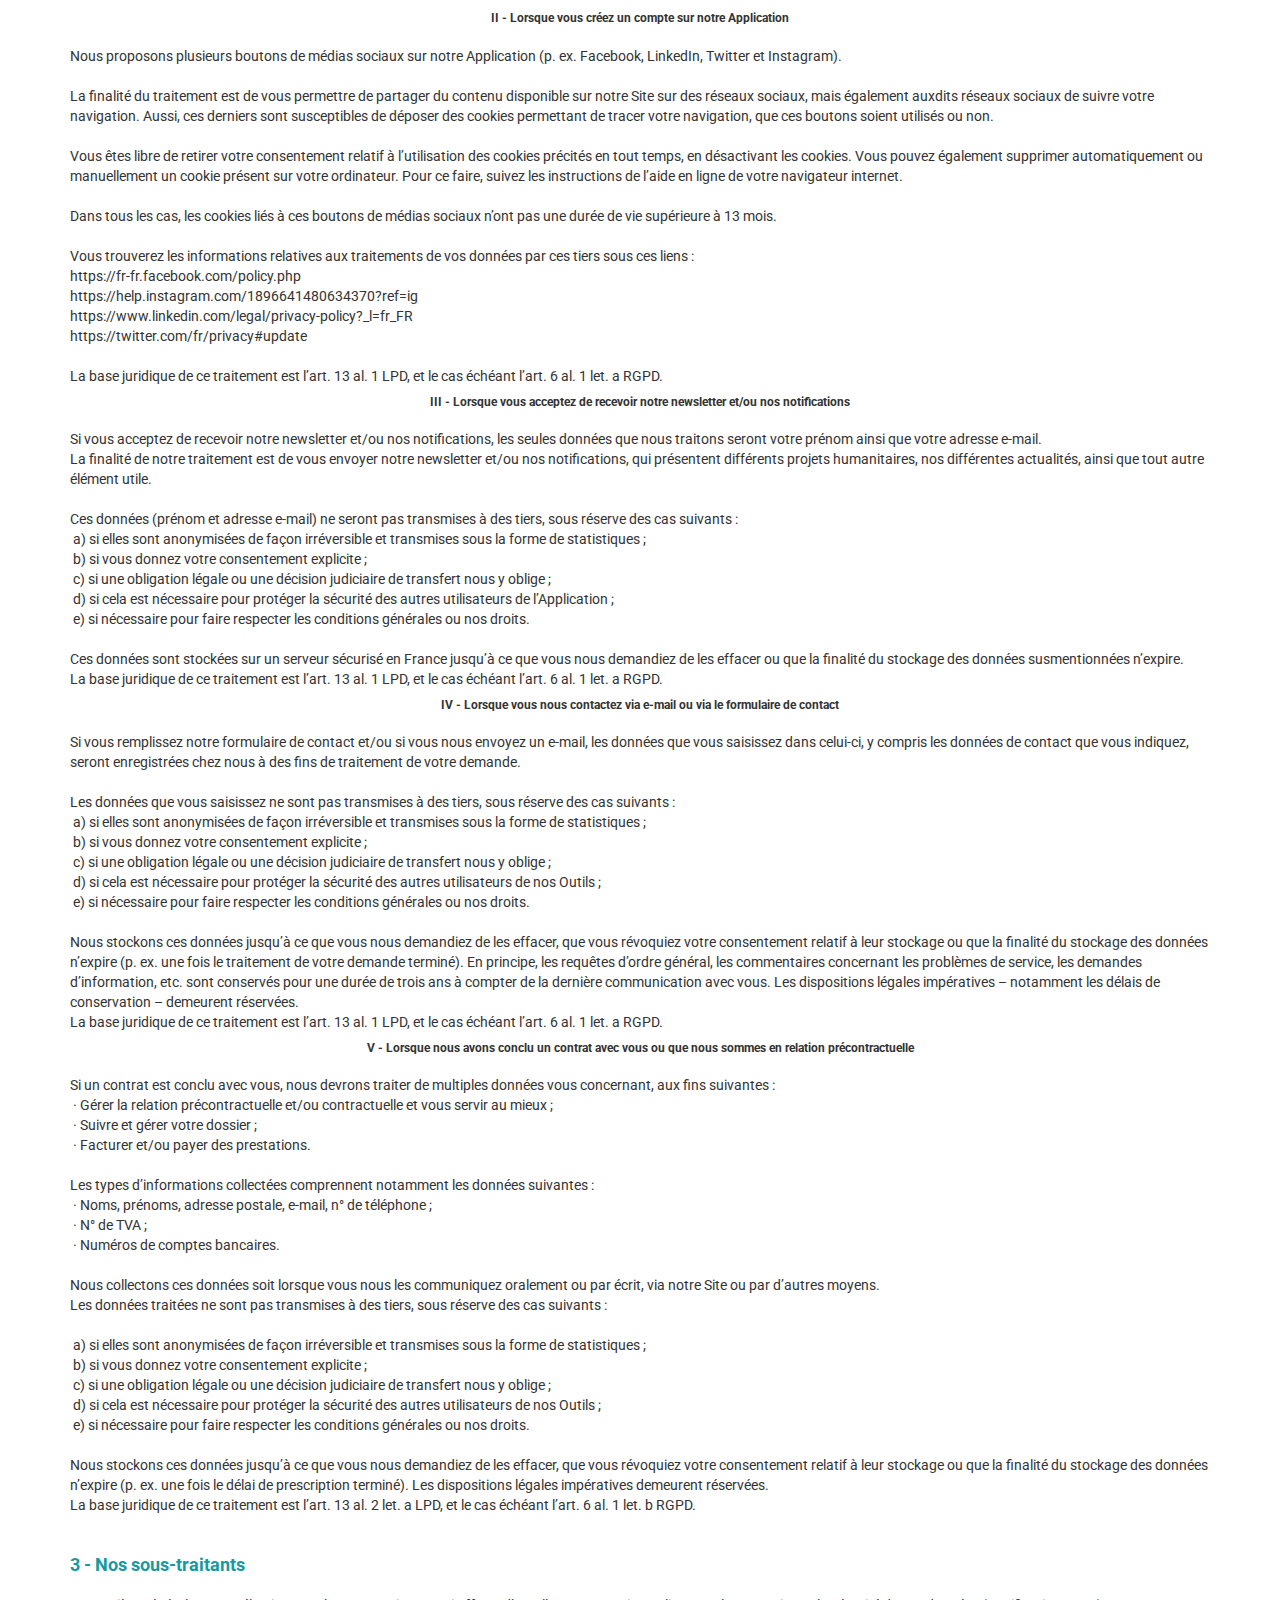
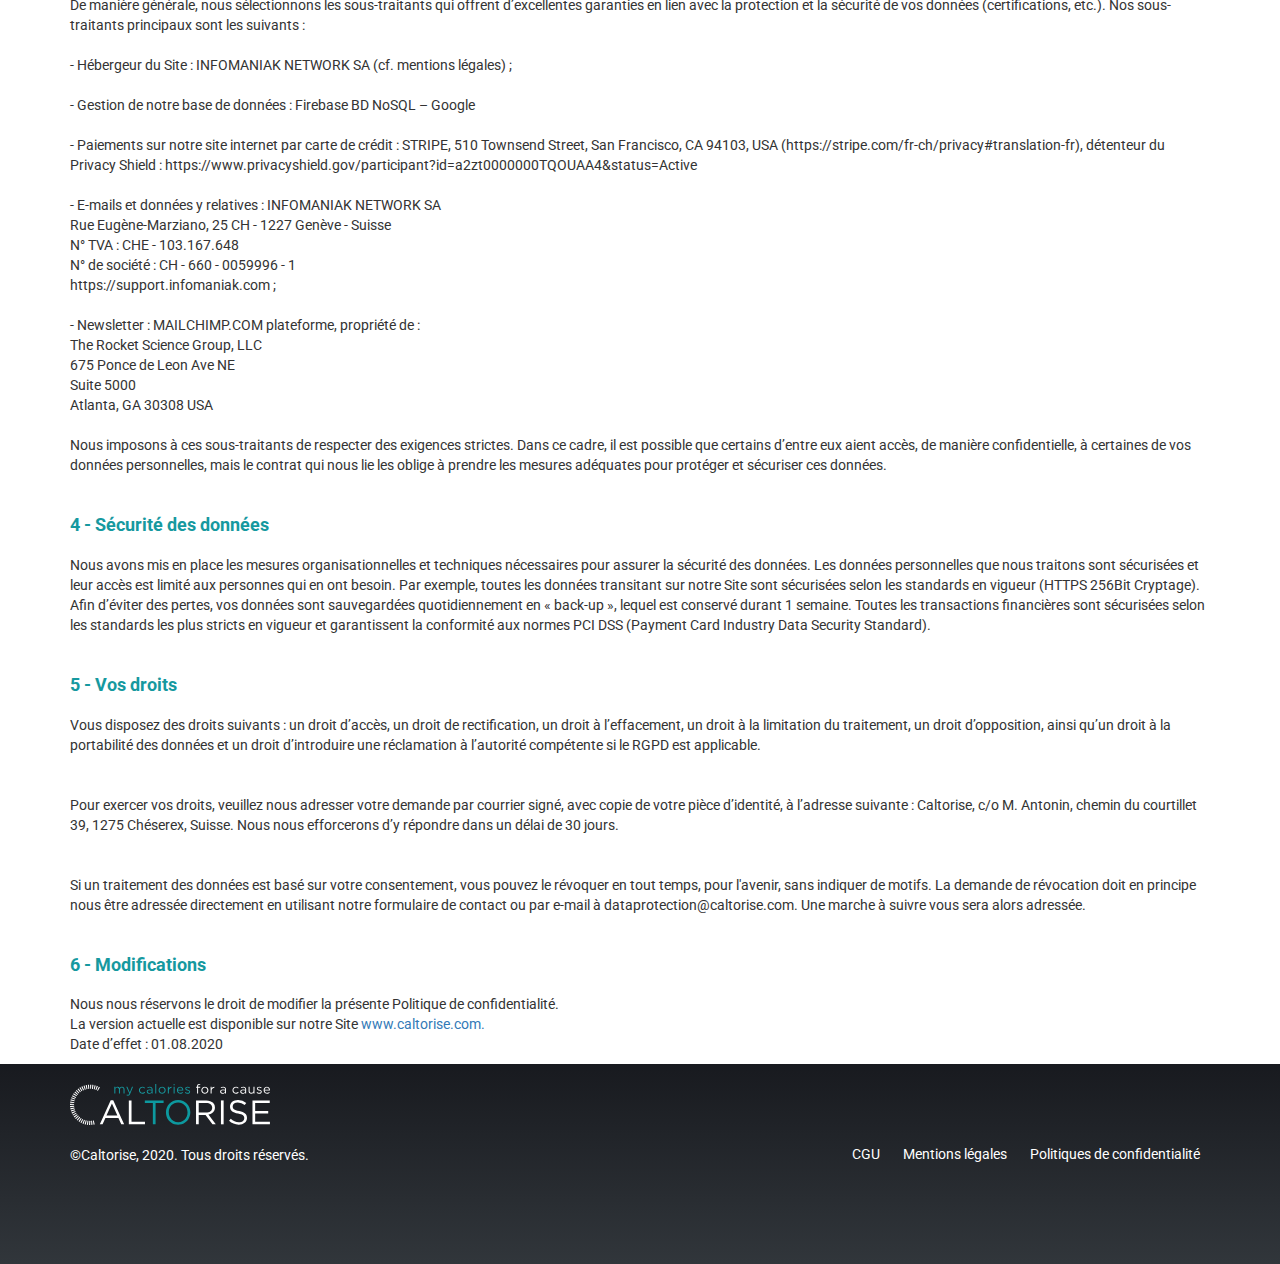
<file: politiq_conf.html>
<!doctype html>
<html lang="fr">

<head>
    <meta name="viewport" content="width=device-width, initial-scale=1.0">
    <meta charset="utf-8">
    <title>Caltorise</title>

    <link rel="preconnect" href="https://fonts.gstatic.com">
    <link href="https://fonts.googleapis.com/css2?family=Roboto&display=swap" rel="stylesheet">
    <link rel="preconnect" href="https://fonts.gstatic.com">
    <link href="https://fonts.googleapis.com/css2?family=Roboto:wght@700&display=swap" rel="stylesheet">

    <link rel="stylesheet" href="public/css/bootstrap.min.css">
    <link rel="stylesheet" href="public/css/styles.css">
    <link rel="stylesheet" href="public/css/lang.css">

</head>

<body>

    <div class="container-fluid cgu">
        <div class="container">
            <div class="row">
                <article class="col-md-12 col-lg-12 col-sm-12 col-xs-12 text-center">
                    <img src="public/logo/logo_en.svg" title="logo" alt="logo" style="width: 200px">
                </article>

            </div>
        </div>
        <div class="container">
            <div class="row">
                <div class="lang-menu">
                    <a class="selected-lang " href="index.html" style="text-decoration:none">FR &#709;</a>
                    <ul class="">
                        <li class="">
                            <a href="index-en.html" class="en" style="text-decoration:none">EN</a>
                        </li>
                    </ul>

                </div>
            </div>
        </div>
    </div>
    <div class="container-fluid paragraphe">
        <div class="container">
            <div class="row">
                <article class="col-md-12 col-lg-12 col-sm-12 col-xs-12">
                    <h1>Politique de confidentialité</h1>
                    <p>
                        LNous attachons beaucoup d’importance au respect de votre vie privée et à la protection de vos données personnelles. C’est l’une des raisons pour lesquelles nous avons adopté la présente Politique de confidentialité.
                    </p>
                    <p>Nous nous engageons à veiller, dans le cadre de nos activités, à ce que vos données personnelles soient dûment sécurisées et protégées. Toutes les données que vous nous transmettez sont traitées conformément aux dispositions légales applicables. Nous prenons les mesures techniques et organisationnelles appropriées pour protéger vos données contre tout accès, utilisation et divulgation non autorisés.


                    </p>
                </article>
            </div>
        </div>
    </div>
    <div class="container-fluid paragraphe">
        <div class="container">
            <div class="row">
                <article class="col-md-12 col-lg-12 col-sm-12 col-xs-12">
                    <h5>1. Champ d’application et responsable du traitement </h5>
                    <p>Les données personnelles désignent les informations qui sont susceptibles de vous identifier directement ou indirectement. Nous traitons différentes données personnelles vous concernant de manières diverses, notamment lorsque vous utilisez notre site internet <a href="www.caltorise.com">www.caltorise.com.</a> (ci-après : le « Site ») et/ou notre application Caltorise (ci-après : l’ « Application ») (ci-après, ensemble : « nos Outils »), lorsque vous vous abonnez à notre newsletter et/ou à nos notifications, lorsque vous nous contactez par e-mail ou via notre formulaire de contact, ou encore lorsqu’un contrat (mandat, entreprise, etc.) nous lie à vous.
                    </p>
                    <p>
                        La présente Politique est valable pour l’ensemble des traitements effectués par nos soins.
                        <br>
                        Nom et adresse du responsable du traitement des données :

                    </p>
                    <p style="font-weight: bold">Caltorise<br>
                        c/o Association Make Them Rise – Chemin du Courtillet 39 – 1275 Chéserex – Suisse <br>
                        info@caltorise.com
                    </p>
                    <p>
                        Pour toute question ou demande relative à la présente Politique ou au traitement de vos données, vous pouvez nous contacter par lettre ou e-mail, en utilisant les coordonnées suivantes :

                    </p>
                    <p style="font-weight: bold">Caltorise <br>
                        c/o Association Make Them Rise – Chemin du Courtillet 39 – 1275 Chéserex – Suisse<br>
                        dataprotection@caltorise.com
                    </p>
                    <p>
                        Les données que vous insérez sur notre Application sont stockées sur un serveur sécurisé en France (comme indiqué dans nos mentions légales). Vous êtes responsable de la sécurité des données en relation avec l’utilisation de votre ordinateur, votre smartphone et autre matériel informatique.

                    </p>
                    <p>Nous vous invitons à lire les articles suivants pour de plus amples informations sur les données personnelles que nous traitons, les finalités concernées et le fondement juridique de chaque traitement. Les traitements effectués ne dépassent pas la finalité du traitement indiquée pour chacun d’entre eux.
                    </p>
                </article>
                <article class="col-md-12 col-lg-12 col-sm-12 col-xs-12">
                    <h5>2. Le traitement de vos données</h5>
                    <h6 class="text-center" id="alinea" style="font-weight: bold">I - Lorsque vous créez un compte sur notre Application</h6>
                    <p>Les données personnelles traitées sont les suivantes : nom et prénom, adresse e-mail, sexe, âge/date de naissance, poids, taille, activité(s) pratiquée(s), ville, pays, mode de vie (sédentaire, légèrement actif, actif, etc.), dépenses en calories, historique des dons.
                    </p>
                    <p>Nous traitons ces données lorsque vous utilisez notre Application, pour calculer vos dépenses théoriques en calories et vous donner la possibilité de faire des dons pour des projets humanitaires ou des associations actives à travers le monde. En outre, nous effectuons, sur la base des données de nos utilisateurs - dont vous faites partie - des statistiques anonymisées (ex. sur les activités pratiquées par nos utilisateurs) que nous communiquons à nos sponsors. Vos données personnelles, y compris votre e-mail, ne sont pas transmises à nos sponsors.
                    </p>
                    <p>Vous pouvez consulter la liste de nos sponsors sur notre Site.</p>
                    <p>Les informations de carte de crédit que vous utilisez pour effectuer des dons ne sont jamais enregistrées sur notre base de données, mais directement auprès du tiers proposant le moyen de paiement choisi (cf. art. 3 ci-après).</p>
                    <p style="font-weight: bold">Les données que vous saisissez sur notre Application ne sont pas transmises à des tiers, sous réserve des cas suivants :
                    </p>
                    <p>a) si elles sont anonymisées de façon irréversible et transmises sous la forme de statistiques ;<br>
                        b) si vous donnez votre consentement explicite ;<br>
                        c) si une obligation légale ou une décision judiciaire de transfert nous y oblige ;<br>
                        d) si cela est nécessaire pour protéger la sécurité des autres utilisateurs de l’Application ;<br>
                        e) si nécessaire pour faire respecter les conditions générales ou nos droits.
                    </p>
                    <p>L’exportation de vos données en format structuré, couramment utilisé et lisible par machine est possible à tout moment.</p>
                    <p>Nous stockons vos données sur un serveur sécurisé en France, jusqu’à ce que votre compte soit supprimé, que vous nous demandiez de les effacer, que vous révoquiez votre consentement relatif à leur stockage ou que la finalité du stockage des données n’expire.</p>
                    <p>La base juridique de ce traitement est l’art. 13 al. 1 LPD, et le cas échéant l’art. 6 al. 1 let. a RGPD</p><br>
                    <h6 class="text-center" id="alinea" style="font-weight: bold">II - Lorsque vous créez un compte sur notre Application</h6>
                    <p>Nous proposons plusieurs boutons de médias sociaux sur notre Application (p. ex. Facebook, LinkedIn, Twitter et Instagram).
                        <br><br>
                        La finalité du traitement est de vous permettre de partager du contenu disponible sur notre Site sur des réseaux sociaux, mais également auxdits réseaux sociaux de suivre votre navigation. Aussi, ces derniers sont susceptibles de déposer des cookies permettant de tracer votre navigation, que ces boutons soient utilisés ou non.
                        <br><br>
                        Vous êtes libre de retirer votre consentement relatif à l’utilisation des cookies précités en tout temps, en désactivant les cookies. Vous pouvez également supprimer automatiquement ou manuellement un cookie présent sur votre ordinateur. Pour ce faire, suivez les instructions de l’aide en ligne de votre navigateur internet.
                        <br><br>
                        Dans tous les cas, les cookies liés à ces boutons de médias sociaux n’ont pas une durée de vie supérieure à 13 mois.
                        <br><br>
                        Vous trouverez les informations relatives aux traitements de vos données par ces tiers sous ces liens :
                        <br>
                        https://fr-fr.facebook.com/policy.php <br>
                        https://help.instagram.com/1896641480634370?ref=ig<br>
                        https://www.linkedin.com/legal/privacy-policy?_l=fr_FR<br>
                        https://twitter.com/fr/privacy#update<br>
                        <br>
                        La base juridique de ce traitement est l’art. 13 al. 1 LPD, et le cas échéant l’art. 6 al. 1 let. a RGPD.
                    </p>
                    <h6 class="text-center" id="alinea" style="font-weight: bold">III - Lorsque vous acceptez de recevoir notre newsletter et/ou nos notifications</h6>
                    <p>Si vous acceptez de recevoir notre newsletter et/ou nos notifications, les seules données que nous traitons seront votre prénom ainsi que votre adresse e-mail.
                        <br>
                        La finalité de notre traitement est de vous envoyer notre newsletter et/ou nos notifications, qui présentent différents projets humanitaires, nos différentes actualités, ainsi que tout autre élément utile.
                        <br><br>
                        Ces données (prénom et adresse e-mail) ne seront pas transmises à des tiers, sous réserve des cas suivants :<br>
                        &nbsp;a) si elles sont anonymisées de façon irréversible et transmises sous la forme de statistiques ;<br>
                        &nbsp;b) si vous donnez votre consentement explicite ;<br>
                        &nbsp;c) si une obligation légale ou une décision judiciaire de transfert nous y oblige ;<br>
                        &nbsp;d) si cela est nécessaire pour protéger la sécurité des autres utilisateurs de l’Application ;<br>
                        &nbsp;e) si nécessaire pour faire respecter les conditions générales ou nos droits.<br><br>

                        Ces données sont stockées sur un serveur sécurisé en France jusqu’à ce que vous nous demandiez de les effacer ou que la finalité du stockage des données susmentionnées n’expire.
                        <br>
                        La base juridique de ce traitement est l’art. 13 al. 1 LPD, et le cas échéant l’art. 6 al. 1 let. a RGPD.
                    </p>
                    <h6 class="text-center" id="alinea" style="font-weight: bold">IV - Lorsque vous nous contactez via e-mail ou via le formulaire de contact</h6>
                    <p>
                        Si vous remplissez notre formulaire de contact et/ou si vous nous envoyez un e-mail, les données que vous saisissez dans celui-ci, y compris les données de contact que vous indiquez, seront enregistrées chez nous à des fins de traitement de votre demande. <br><br>

                        Les données que vous saisissez ne sont pas transmises à des tiers, sous réserve des cas suivants :<br>
                        &nbsp;a) si elles sont anonymisées de façon irréversible et transmises sous la forme de statistiques ;<br>
                        &nbsp;b) si vous donnez votre consentement explicite ;<br>
                        &nbsp;c) si une obligation légale ou une décision judiciaire de transfert nous y oblige ;<br>
                        &nbsp;d) si cela est nécessaire pour protéger la sécurité des autres utilisateurs de nos Outils ;<br>
                        &nbsp;e) si nécessaire pour faire respecter les conditions générales ou nos droits.<br><br>

                        Nous stockons ces données jusqu’à ce que vous nous demandiez de les effacer, que vous révoquiez votre consentement relatif à leur stockage ou que la finalité du stockage des données n’expire (p. ex. une fois le traitement de votre demande terminé). En principe, les requêtes d’ordre général, les commentaires concernant les problèmes de service, les demandes d’information, etc. sont conservés pour une durée de trois ans à compter de la dernière communication avec vous. Les dispositions légales impératives – notamment les délais de conservation – demeurent réservées.
                        <br>
                        La base juridique de ce traitement est l’art. 13 al. 1 LPD, et le cas échéant l’art. 6 al. 1 let. a RGPD.
                    </p>
                    <h6 class="text-center" id="alinea" style="font-weight: bold">V - Lorsque nous avons conclu un contrat avec vous ou que nous sommes en relation précontractuelle</h6>
                    <p>
                        Si un contrat est conclu avec vous, nous devrons traiter de multiples données vous concernant, aux fins suivantes :<br>
                        &nbsp;· Gérer la relation précontractuelle et/ou contractuelle et vous servir au mieux ;<br>
                        &nbsp;· Suivre et gérer votre dossier ;<br>
                        &nbsp;· Facturer et/ou payer des prestations.<br><br>

                        Les types d’informations collectées comprennent notamment les données suivantes :<br>
                        &nbsp;· Noms, prénoms, adresse postale, e-mail, n° de téléphone ;<br>
                        &nbsp;· N° de TVA ;<br>
                        &nbsp;· Numéros de comptes bancaires.<br><br>

                        Nous collectons ces données soit lorsque vous nous les communiquez oralement ou par écrit, via notre Site ou par d’autres moyens.
                        <br>
                        Les données traitées ne sont pas transmises à des tiers, sous réserve des cas suivants :<br><br>
                        &nbsp;a) si elles sont anonymisées de façon irréversible et transmises sous la forme de statistiques ;<br>
                        &nbsp;b) si vous donnez votre consentement explicite ;<br>
                        &nbsp;c) si une obligation légale ou une décision judiciaire de transfert nous y oblige ;<br>
                        &nbsp;d) si cela est nécessaire pour protéger la sécurité des autres utilisateurs de nos Outils ;<br>
                        &nbsp;e) si nécessaire pour faire respecter les conditions générales ou nos droits.<br><br>

                        Nous stockons ces données jusqu’à ce que vous nous demandiez de les effacer, que vous révoquiez votre consentement relatif à leur stockage ou que la finalité du stockage des données n’expire (p. ex. une fois le délai de prescription terminé). Les dispositions légales impératives demeurent réservées.<br>

                        La base juridique de ce traitement est l’art. 13 al. 2 let. a LPD, et le cas échéant l’art. 6 al. 1 let. b RGPD.

                    </p>
                </article>
                <article class="col-md-12 col-lg-12 col-sm-12 col-xs-12">
                    <h5>3 - Nos sous-traitants</h5>
                    <p>De manière générale, nous sélectionnons les sous-traitants qui offrent d’excellentes garanties en lien avec la protection et la sécurité de vos données (certifications, etc.).
                        Nos sous-traitants principaux sont les suivants :<br><br>

                        - Hébergeur du Site : INFOMANIAK NETWORK SA (cf. mentions légales) ;<br><br>

                        - Gestion de notre base de données : Firebase BD NoSQL – Google<br><br>

                        - Paiements sur notre site internet par carte de crédit : STRIPE, 510 Townsend Street, San Francisco, CA 94103, USA (https://stripe.com/fr-ch/privacy#translation-fr), détenteur du Privacy Shield :
                        https://www.privacyshield.gov/participant?id=a2zt0000000TQOUAA4&amp;status=Active<br><br>

                        - E-mails et données y relatives : INFOMANIAK NETWORK SA<br>
                        Rue Eugène-Marziano, 25 CH - 1227 Genève - Suisse <br>
                        N° TVA : CHE - 103.167.648 <br>
                        N° de société : CH - 660 - 0059996 - 1 <br>
                        https://support.infomaniak.com ;<br><br>

                        - Newsletter : MAILCHIMP.COM plateforme, propriété de : <br>
                        The Rocket Science Group, LLC<br>
                        675 Ponce de Leon Ave NE<br>
                        Suite 5000<br>
                        Atlanta, GA 30308 USA<br><br>

                        Nous imposons à ces sous-traitants de respecter des exigences strictes. Dans ce cadre, il est possible que certains d’entre eux aient accès, de manière confidentielle, à certaines de vos données personnelles, mais le contrat qui nous lie les oblige à prendre les mesures adéquates pour protéger et sécuriser ces données.
                    </p>
                </article>
                <article class="col-md-12 col-lg-12 col-sm-12 col-xs-12">
                    <h5>4 - Sécurité des données</h5>
                    <p>
                        Nous avons mis en place les mesures organisationnelles et techniques nécessaires pour assurer la sécurité des données. Les données personnelles que nous traitons sont sécurisées et leur accès est limité aux personnes qui en ont besoin. Par exemple, toutes les données transitant sur notre Site sont sécurisées selon les standards en vigueur (HTTPS 256Bit Cryptage).
                        <br>
                        Afin d’éviter des pertes, vos données sont sauvegardées quotidiennement en « back-up », lequel est conservé durant 1 semaine. Toutes les transactions financières sont sécurisées selon les standards les plus stricts en vigueur et garantissent la conformité aux normes PCI DSS (Payment Card Industry Data Security Standard).

                    </p>
                </article>
                <article class="col-md-12 col-lg-12 col-sm-12 col-xs-12">
                    <h5>5 - Vos droits</h5>
                    <p>
                        Vous disposez des droits suivants : un droit d’accès, un droit de rectification, un droit à l’effacement, un droit à la limitation du traitement, un droit d’opposition, ainsi qu’un droit à la portabilité des données et un droit d’introduire une réclamation à l’autorité compétente si le RGPD est applicable.<br>
                        <br><br>
                        Pour exercer vos droits, veuillez nous adresser votre demande par courrier signé, avec copie de votre pièce d’identité, à l’adresse suivante : Caltorise, c/o M. Antonin, chemin du courtillet 39, 1275 Chéserex, Suisse. Nous nous efforcerons d’y répondre dans un délai de 30 jours.<br>
                        <br><br>
                        Si un traitement des données est basé sur votre consentement, vous pouvez le révoquer en tout temps, pour l'avenir, sans indiquer de motifs. La demande de révocation doit en principe nous être adressée directement en utilisant notre formulaire de contact ou par e-mail à dataprotection@caltorise.com. Une marche à suivre vous sera alors adressée.<br>


                    </p>
                </article>
                <article class="col-md-12 col-lg-12 col-sm-12 col-xs-12">
                    <h5>6 - Modifications</h5>
                    <p>
                        Nous nous réservons le droit de modifier la présente Politique de confidentialité. <br>
                        La version actuelle est disponible sur notre Site <a href="www.caltorise.com">www.caltorise.com.</a>
                        <br>
                        Date d’effet : 01.08.2020



                    </p>
                </article>
            </div>
        </div>
    </div>







    <!-- FOOTER -->
    <div class="container-fluid footer">
        <div class="container">
            <div class="row">
                <article class="col-md-6 col-lg-6 col-sm-6 col-xs-6">
                  <a href="index.html"><img src="public/logo/logo_en.svg" title="logo" alt="logo" style="width: 200px"> </a>
                    <p>&copy;Caltorise, 2020. Tous droits réservés.</p>
                </article>
                <article class="col-md-6 col-lg-6 col-sm-6 col-xs-6 mentions">
                    <a id="lien" href="CGU.html" style="text-decoration:none">CGU</a>
                    <a id="lien" href="mentions.html" style="text-decoration:none">Mentions légales</a>
                    <a id="lien" href="politiq_conf.html" style="text-decoration:none">Politiques de confidentialité</a>
                </article>
            </div>
        </div>
    </div>
</body></html>
</file>
<file: public/css/styles.css>
body,
html {
    width: 100%;
    height: auto;
    font-family: 'Roboto', sans-serif;
}

#trait{
    border-top: 2px solid black;
    opacity: 0.10;
    margin: 60px 100px 60px 100px;
}

h5 {
    font-family: 'Roboto' sans-serif;
    font-weight: bold;
    font-size: 18px;
    color: #16999F;
}

h2, h1 {
     font-family: 'Roboto', sans-serif;
    font-weight: bold;

}

article , p{
    margin-top: 20px;
}

img{
    max-width: 100%;
    max-height: 100%;
}


/* HEADER */
.header{
    background: url('../img/hero-image.jpg');
    background-size: cover;
    background-repeat: no-repeat;
    height: 800px;
  
}

.title_header{
    color: white;
}
.logo{
    padding-top: 40px;
    text-align: center;
}

.title_header{
    position: absolute;
    z-index: 6;
    height: 600px;
    
}
.store{
    display: flex;
    flex-direction: row;
    padding: 0;
}
.smartphone{
float: right;
    position: relative;
    z-index: 3;

}
#appstore{
    margin-right: 20px
}



/* ABOUT */
.about{
     margin-top: 50px;
    margin-bottom: 60px;
}





/* WHO */
.who{
     margin-top: 66px;
}




/* WHY */
.why{
     margin-top: 60px;
    background-color: #E8F5F6;
}
.why h2{
     margin-top: 0;
    padding-top: 0px;
}
.why h5{
    margin-top: 0;
    padding-top: 0px;
}

.design_why, .text_why{
  
    padding: 20px;
}

.budget {
    display: flex;
    flex-direction: row;
    font-family: 'Roboto';
    font-weight: bold;
    font-size: 14px;
    width: 100%;
}

.temps {
    display: flex;
    flex-direction: row;
    font-family: 'Roboto';
    font-weight: bold;
    font-size: 14px;
}

.famille {
    display: flex;
    flex-direction: row;
    font-family: 'Roboto';
    font-weight: bold;
    font-size: 14px;
}

#text_blue {
    color: #16999F;
}

#petit_trait {
    border-top: 2px solid black;
    opacity: 0.10;
    margin-top: 5px;
    margin-bottom: 5px;
    margin-left: 50px;
}

#icons {
    margin-right: 20px;

}





/* VALEURS */
.valeur{
     margin-top: 60px;
}
#petit_blue {
    border-top: 4px solid #16999F;
    width: 25px;
    margin-top: -10px;
}

#valeur_subtitle {
    font-weight: bold;
}

.valeur h2{
    padding-bottom: 20px;
}




/* FONCTION */
.fonctionnement{
     margin-top: 60px;
    background: linear-gradient(to bottom right, #181A1F, #31363B);
        color: white;
  padding-bottom: 100px;
}

.fonctionnement h2{
    text-align: center;
}
#nb {
    border-radius: 50px;
    width: 20px;
    height: 20px;
    background-color: #16999F;
    text-align: center;
    margin-top: 10px;
}

#etape_text {
    font-size: 12px;
}

/* SPONSORS */
 .img_sponsors{
     background-color: #E8F5F6;
    height: 200px;
    border-radius: 10px;

}

#sponsor{
    
}


/*PROJETS*/
.projets{
     margin-top: 60px;
    padding-bottom: 50px;
}
#projet_subtitle {
    font-family: 'Roboto';
    font-weight: bold;
    font-size: 18px;
}

#projet_text_bleu {
    font-family: 'Roboto';
    font-weight: bold;
    font-size: 14px;
    color: #16999F;
}




/*REJOIGNEZ NOUS*/
.rejoigneznous{
    
     height: 400px;
    background: linear-gradient(to right, #18969E, #1F9BAE, #27BCBF);
}

#app_text {
    color: white;
    font-weight: bold;
    font-size: 35px;
    text-align: center;
}
#cloud{
    
}


/* RS */
.rs{
    background-image: url('../icons/social-background.svg');
    height: 421px;
}
#rs_info {
  text-align: center;
    font-family: 'Roboto';
    margin: auto;
}
#rs_img{
    margin: 20px;
}


/* FORM*/
.form_text{
   height: 800px;
    background-color: #E8F5F6;
    display: flex;
}


label {
    /* Pour être sûrs que toutes les étiquettes ont même taille et sont correctement alignées */
    display: inline-block;
    width: 150px;
    text-align: left;
    font-weight: bold;
    padding-bottom: 10px;
    padding-top: 10px;
}



form {
      margin-top: 60px;
    /* Uniquement centrer le formulaire sur la page */
    margin: 0 auto;
    width: 400px;
    height: 500px;
    /* Encadré pour voir les limites du formulaire */
    padding: 2em;
   
    border-radius: 10px;
    background-color: white;
    max-width: 100%;
}
button {
    
    background-color: #0D999F;
    width: 150px;
    height: 30px;
    color: white;
   font-size: 12px;
    border-radius: 5px;
    border: 0px;
    max-width: 100;
    float: right;
}






/*FOOTER*/
.footer{
    background: linear-gradient(#181A1F, #31363B);
    height: 200px;
    color: white;
    
}

#lien{
    color: white; 
    margin: 10px;
    width: 100%;
}

.mentions{
    padding-top: 60px;
    float: right;
    text-align: end;
}

/* CGU, CONDITIONS, POLITIQUE CONF */
.cgu{
    background: linear-gradient(#31363B, #181A1F);
    height: 150px;
    color: white;
    
}
.paragraphe{
    font-family: 'Roboto', sans-serif;
    
}
#numeros{
    font-weight: bold;
}

/* COL */

.col-sm-12 col-xs-12 cloud {
    display: none;
}
</file>
<file: public/css/lang.css>
/* LANGUE */

.lang-menu {
    width: 60px;
    color: white;
    font-family: 'Roboto';
    font-size: 14px;
    position: absolute;
    z-index: 
}

.lang-menu .selected-lang {
    display: flex;
    justify-content: space-between;
    line-height: 2;
    cursor: pointer;
    text-decoration: none;
    color: white;

}

.lang-menu .selected-lang:before {
    content: '';
    display: inline-block;
    width: 25px;
    height: 25px;
    background-image: url(https://www.countryflags.io/fr/flat/32.png);
    background-size: contain;
    background-repeat: no-repeat;
}

.lang-menu ul {
    margin: 0;
    padding: 0;
    display: none;
    background-color: ;
    border: 1px solid #707070;
    position: absolute;
    top: 25px;
    right: 0px;
    width: 65px;
    border-radius: 3px;
}


.lang-menu ul li {
    list-style: none;
    text-align: left;
    display: flex;
    justify-content: space-between;
}

.lang-menu ul li a {
    text-decoration: none;
    width: 65px;
    display: block;
    text-decoration: none;
    color: white;
}

.lang-menu ul li:hover {
    background-color: ;
}

.lang-menu ul li a:before {
    content: '';
    display: inline-block;
    width: 25px;
    height: 25px;
    vertical-align: middle;
    margin-right: 10px;
    background-size: contain;
    background-repeat: no-repeat;
}


.en:before {
    background-image: url(https://www.countryflags.io/gb/flat/32.png);
    margin-left: 3px;
}

.fr:before {
    background-image: url(https://www.countryflags.io/fr/flat/32.png);
}


.lang-menu:hover ul {
    display: block;
    
}


/* FIN LANGUE */
</file>
<file: public/css/lang-en.css>
/* LANGUE */

.lang-menu {
    width: 60px;
    color: white;
    font-family: 'Roboto';
    font-size: 14px;
    position: absolute;
    z-index: 2;
}

.lang-menu .selected-lang {
    display: flex;
    justify-content: space-between;
    line-height: 2;
    cursor: pointer;
    text-decoration: none;
    color: white;

}

.lang-menu .selected-lang:before {
    content: '';
    display: inline-block;
    width: 25px;
    height: 25px;
    background-image: url(https://www.countryflags.io/gb/flat/32.png);
    background-size: contain;
    background-repeat: no-repeat;
}

.lang-menu ul {
    margin: 0;
    padding: 0;
    display: none;
    background-color: ;
    border: 1px solid #707070;
    position: absolute;
    top: 25px;
    right: 0px;
    width: 65px;
    border-radius: 3px;
}


.lang-menu ul li {
    list-style: none;
    text-align: left;
    display: flex;
    justify-content: space-between;
}

.lang-menu ul li a {
    text-decoration: none;
    width: 65px;
    display: block;
    text-decoration: none;
    color: white;
}

.lang-menu ul li:hover {
    background-color: ;
}

.lang-menu ul li a:before {
    content: '';
    display: inline-block;
    width: 25px;
    height: 25px;
    vertical-align: middle;
    margin-right: 10px;
    background-size: contain;
    background-repeat: no-repeat;
}


.en:before {
    background-image: url(https://www.countryflags.io/gb/flat/32.png);
    margin-left: 3px;
}

.fr:before {
    background-image: url(https://www.countryflags.io/fr/flat/32.png);
}


.lang-menu:hover ul {
    display: block;
    
}


/* FIN LANGUE */
</file>
